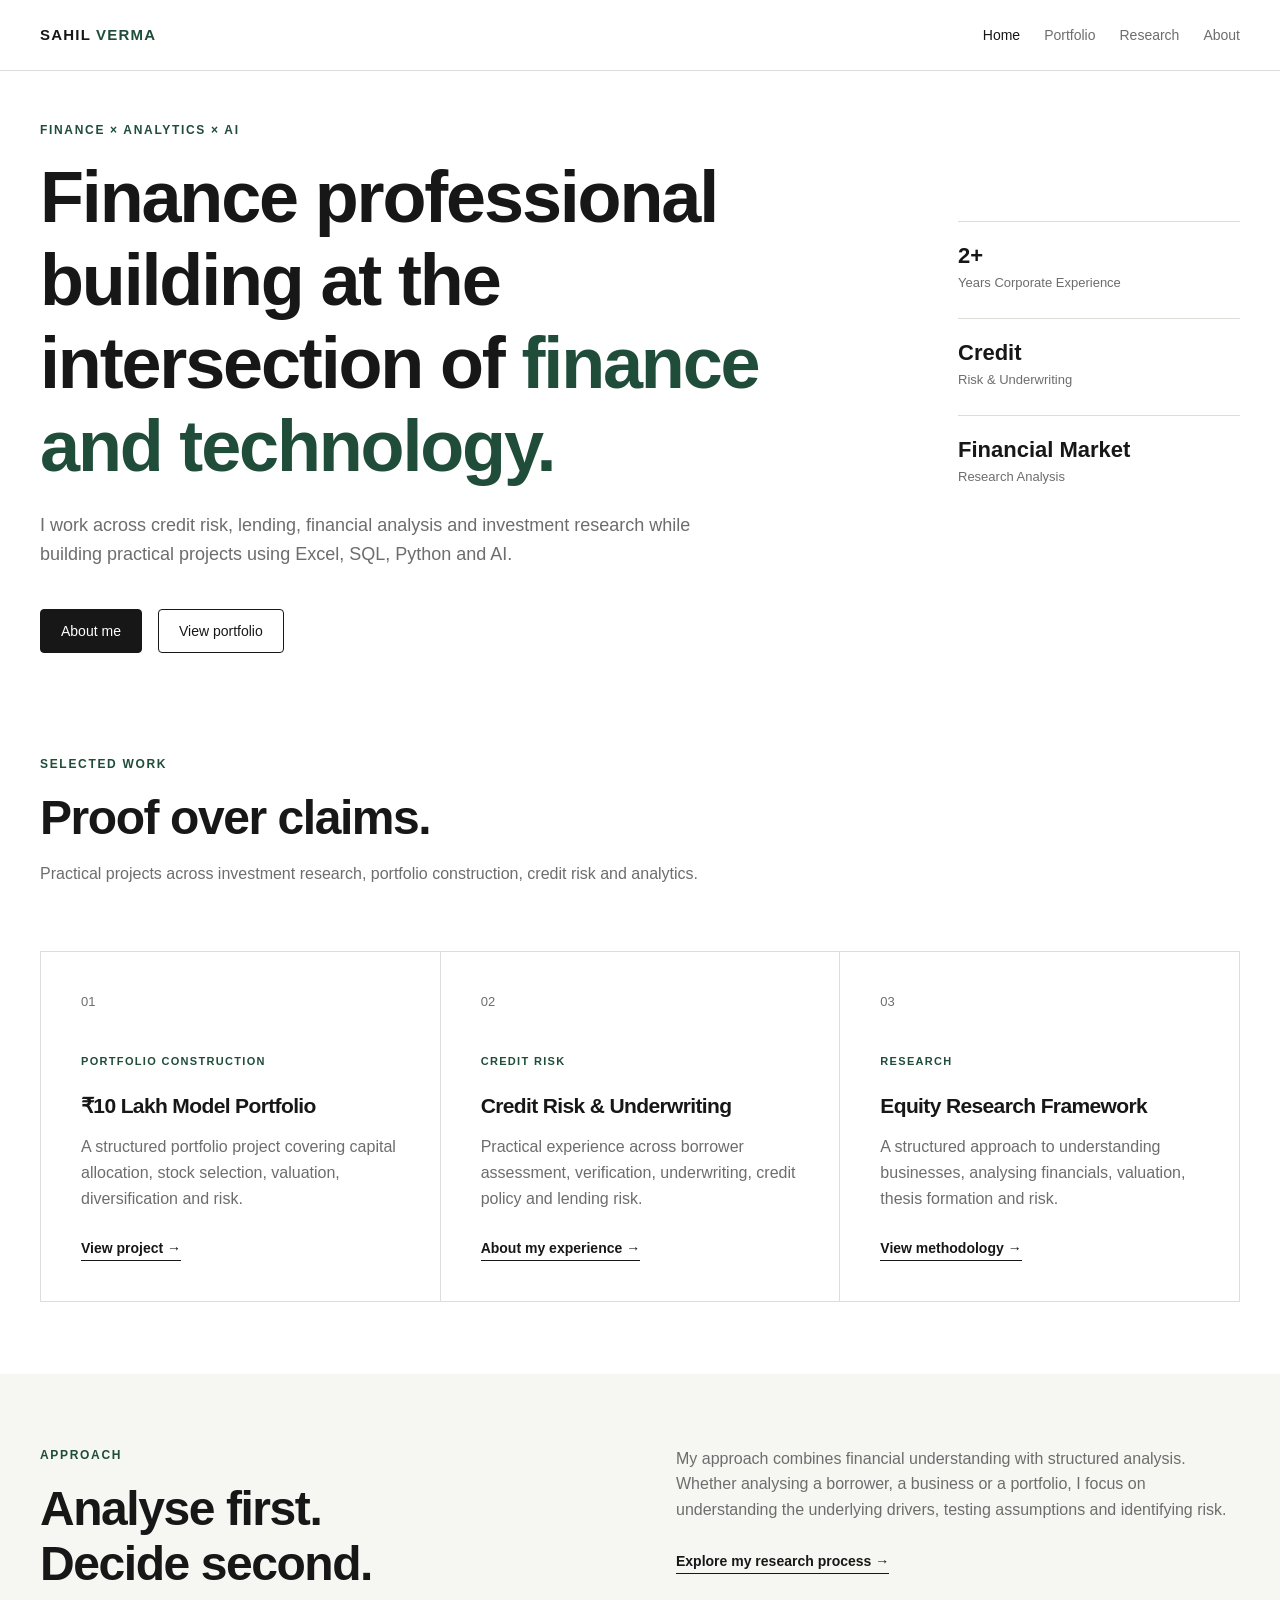
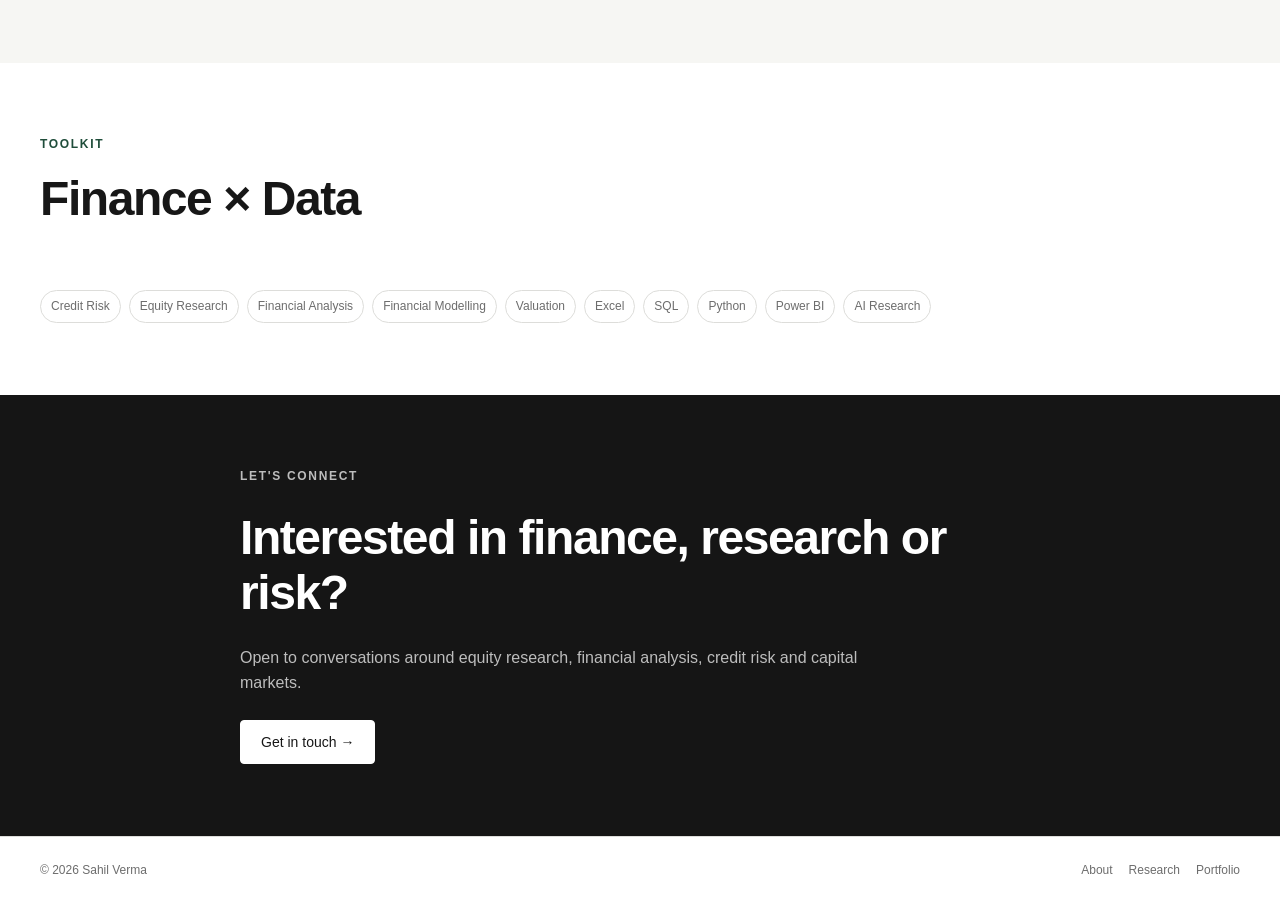
<file: index.html>
<!doctype html>
<html lang="en">
  <head>
    <meta charset="UTF-8" />
    <meta name="viewport" content="width=device-width, initial-scale=1.0" />

    <title>Sahil Verma | Finance × Analytics × AI</title>

    <meta
      name="description"
      content="Sahil Verma — Finance professional focused on credit risk, financial analysis, equity research and data-driven problem solving."
    />

    <link rel="stylesheet" href="assets/css/style.css" />
  </head>

  <body>
    <!-- ==================== HEADER ==================== -->
    <header class="site-header">
      <div class="container nav">
        <a href="index.html" class="logo"> SAHIL <span>VERMA</span> </a>

        <button class="nav-toggle" aria-label="Toggle navigation">
          <span></span>
          <span></span>
          <span></span>
        </button>

        <nav class="nav-menu">
          <a href="index.html" class="active">Home</a>
          <a href="model-portfolio.html">Portfolio</a>
          <a href="research.html">Research</a>
          <a href="about.html">About</a>
        </nav>
      </div>
    </header>

    <main>
      <!-- ==================== HERO ==================== -->
      <section class="hero">
        <div class="container hero-grid">
          <div class="hero-content">
            <p class="eyebrow">FINANCE × ANALYTICS × AI</p>

            <h1>
              Finance professional building at the intersection of
              <span>finance and technology.</span>
            </h1>

            <p class="hero-text">
              I work across credit risk, lending, financial analysis and
              investment research while building practical projects using Excel,
              SQL, Python and AI.
            </p>

            <div class="hero-actions">
              <a href="about.html" class="button button-primary"> About me </a>

              <a href="model-portfolio.html" class="button button-secondary">
                View portfolio
              </a>
            </div>
          </div>

          <div class="hero-meta">
            <div class="stat">
              <strong>2+</strong>
              <span>Years Corporate Experience</span>
            </div>

            <div class="stat">
              <strong>Credit</strong>
              <span>Risk & Underwriting</span>
            </div>

            <div class="stat">
              <strong>Financial Market</strong>
              <span>Research Analysis</span>
            </div>
          </div>
        </div>
      </section>

      <!-- ==================== SELECTED WORK ==================== -->
      <section class="section">
        <div class="container">
          <div class="section-heading">
            <p class="eyebrow">SELECTED WORK</p>
            <h2>Proof over claims.</h2>
            <p>
              Practical projects across investment research, portfolio
              construction, credit risk and analytics.
            </p>
          </div>

          <div class="card-grid card-grid--3">
            <article class="card">
              <span class="card-number">01</span>

              <p class="card-label">PORTFOLIO CONSTRUCTION</p>

              <h3>₹10 Lakh Model Portfolio</h3>

              <p>
                A structured portfolio project covering capital allocation,
                stock selection, valuation, diversification and risk.
              </p>

              <a href="model_portfolio.html" class="text-link">
                View project →
              </a>
            </article>

            <article class="card">
              <span class="card-number">02</span>

              <p class="card-label">CREDIT RISK</p>

              <h3>Credit Risk & Underwriting</h3>

              <p>
                Practical experience across borrower assessment, verification,
                underwriting, credit policy and lending risk.
              </p>

              <a href="about.html" class="text-link"> About my experience → </a>
            </article>

            <article class="card">
              <span class="card-number">03</span>

              <p class="card-label">RESEARCH</p>

              <h3>Equity Research Framework</h3>

              <p>
                A structured approach to understanding businesses, analysing
                financials, valuation, thesis formation and risk.
              </p>

              <a href="research.html" class="text-link"> View methodology → </a>
            </article>
          </div>
        </div>
      </section>

      <!-- ==================== APPROACH ==================== -->
      <section class="section section-muted">
        <div class="container split">
          <div>
            <p class="eyebrow">APPROACH</p>
            <h2>Analyse first.<br />Decide second.</h2>
          </div>

          <div>
            <p>
              My approach combines financial understanding with structured
              analysis. Whether analysing a borrower, a business or a portfolio,
              I focus on understanding the underlying drivers, testing
              assumptions and identifying risk.
            </p>
            <br />
            <a href="research.html" class="text-link">
              Explore my research process →
            </a>
          </div>
        </div>
      </section>

      <!-- ==================== TOOLKIT ==================== -->
      <section class="section">
        <div class="container">
          <div class="section-heading">
            <p class="eyebrow">TOOLKIT</p>
            <h2>Finance × Data</h2>
          </div>

          <div class="tags">
            <span>Credit Risk</span>
            <span>Equity Research</span>
            <span>Financial Analysis</span>
            <span>Financial Modelling</span>
            <span>Valuation</span>
            <span>Excel</span>
            <span>SQL</span>
            <span>Python</span>
            <span>Power BI</span>
            <span>AI Research</span>
          </div>
        </div>
      </section>

      <!-- ==================== CONTACT CTA ==================== -->
      <section class="section section-dark">
        <div class="container cta">
          <p class="eyebrow">LET'S CONNECT</p>

          <h2>Interested in finance, research or risk?</h2>

          <p>
            Open to conversations around equity research, financial analysis,
            credit risk and capital markets.
          </p>

          <a href="about.html#contact" class="button button-light">
            Get in touch →
          </a>
        </div>
      </section>
    </main>

    <!-- ==================== FOOTER ==================== -->
    <footer class="site-footer">
      <div class="container footer-content">
        <p>© <span id="year"></span> Sahil Verma</p>

        <div>
          <a href="about.html">About</a>
          <a href="research.html">Research</a>
          <a href="model_portfolio.html">Portfolio</a>
        </div>
      </div>
    </footer>

    <script src="js/main.js"></script>
  </body>
</html>
</file>
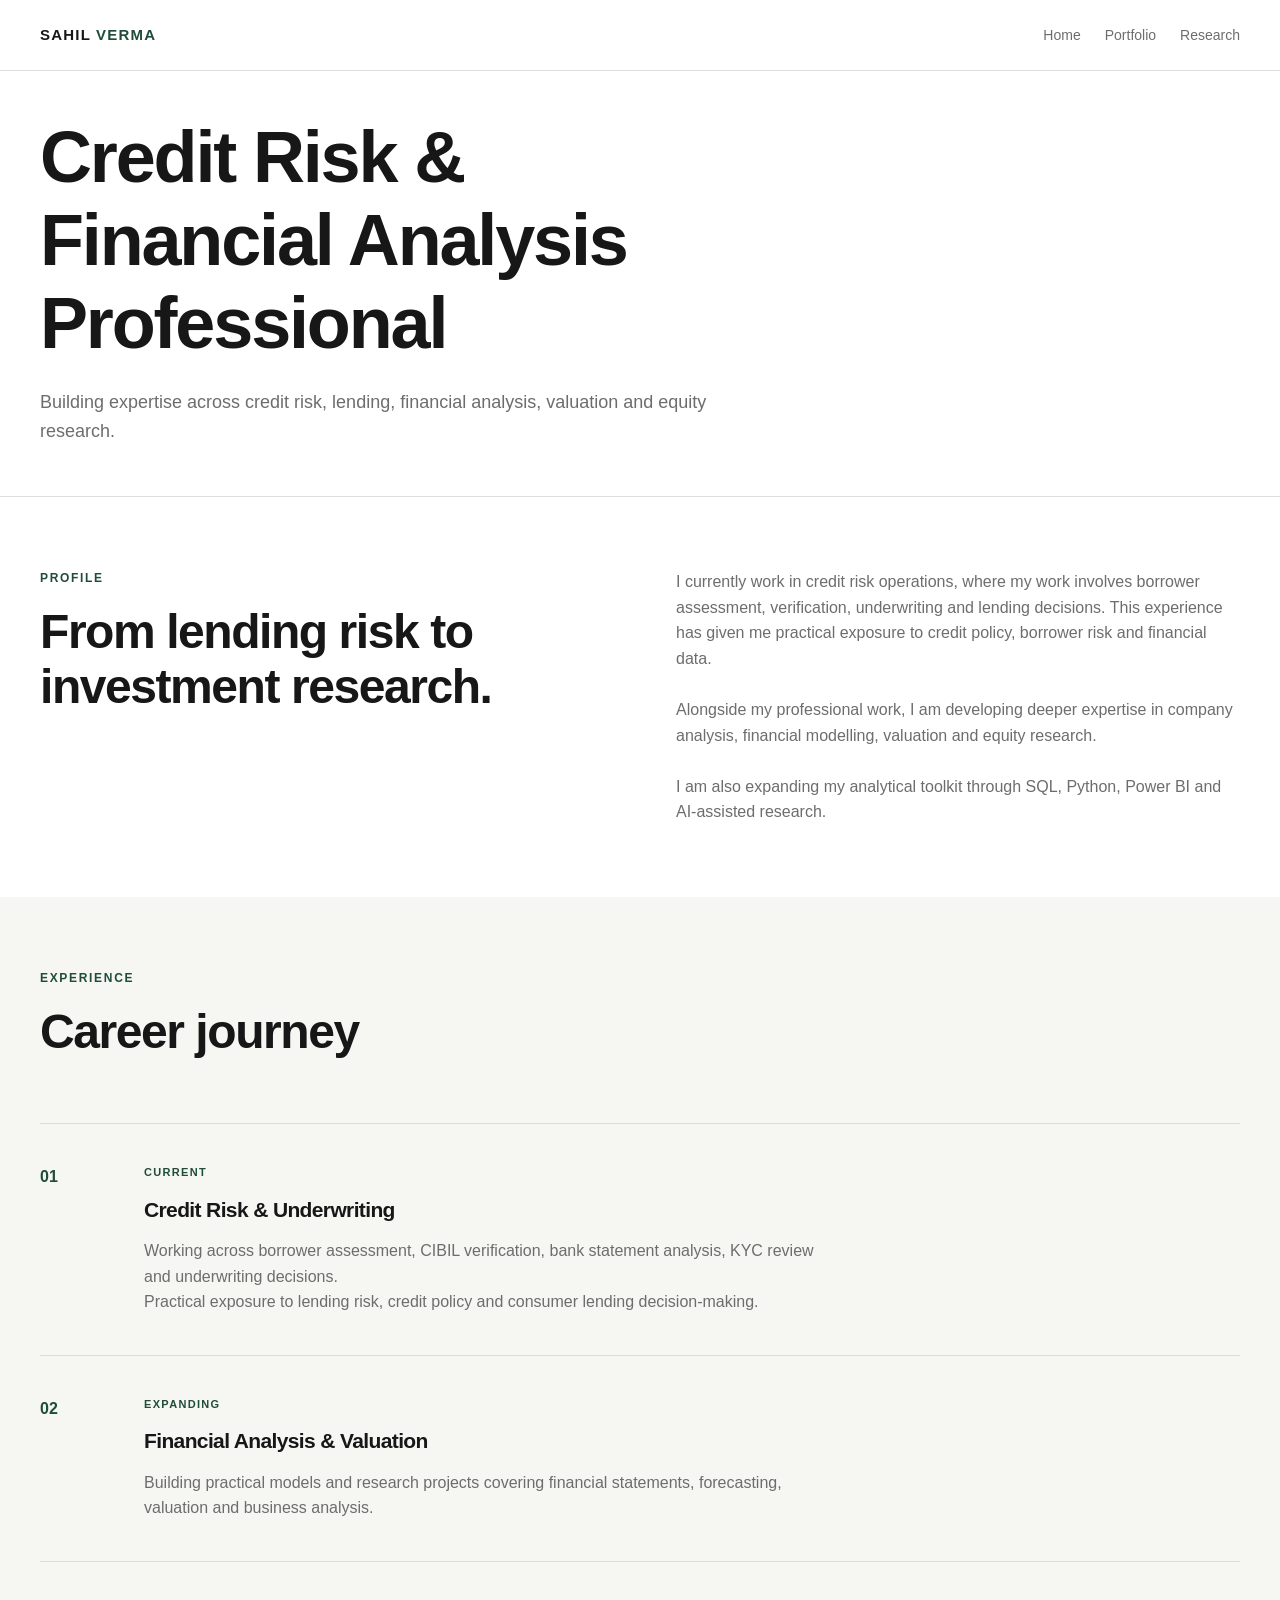
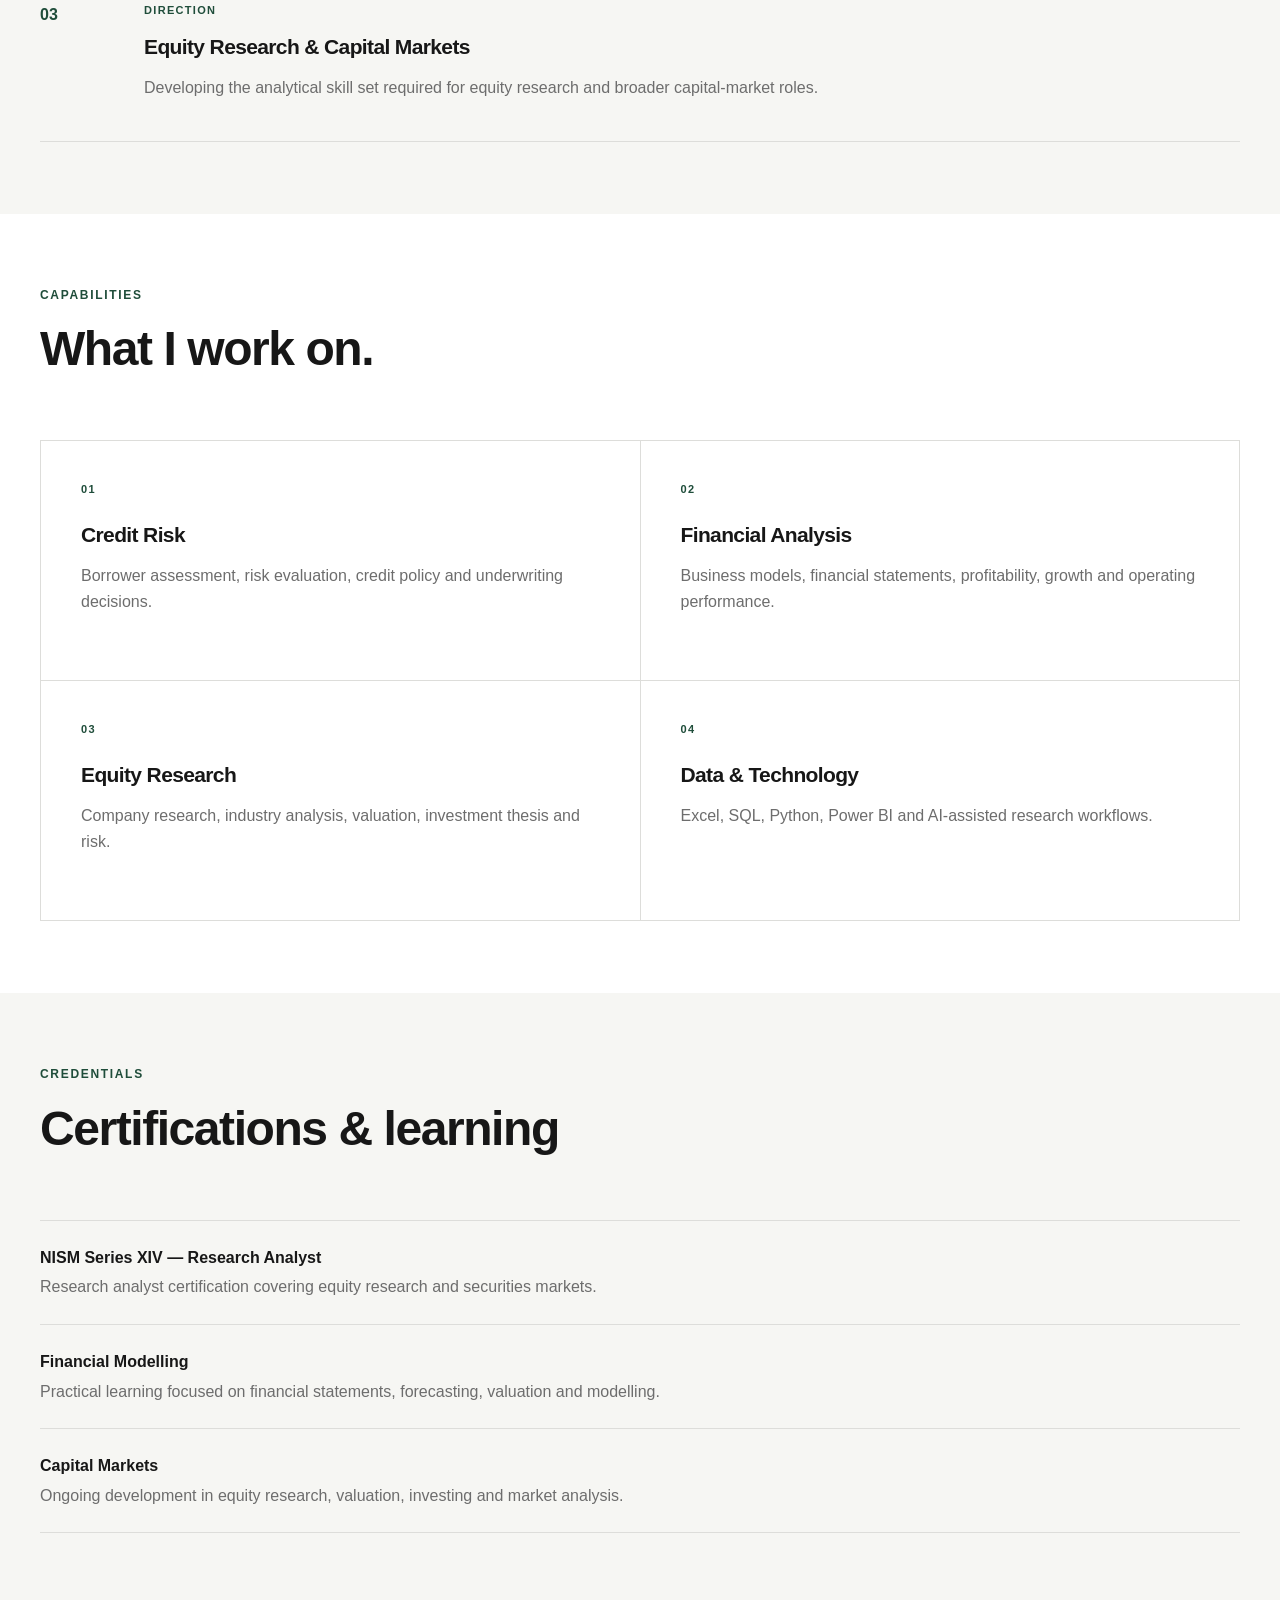
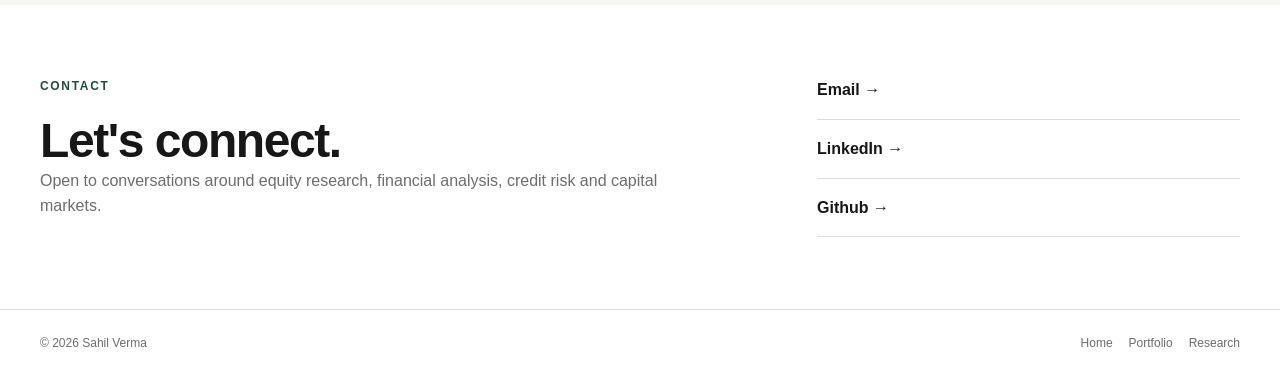
<file: about.html>
<!doctype html>
<html lang="en">
  <head>
    <meta charset="UTF-8" />
    <meta name="viewport" content="width=device-width, initial-scale=1.0" />

    <title>About | Sahil Verma</title>

    <meta
      name="description"
      content="Professional profile, experience, skills and contact information for Sahil Verma."
    />

    <link rel="stylesheet" href="assets/css/style.css" />
  </head>

  <body>
    <!-- ==================== HEADER ==================== -->
    <header class="site-header">
      <div class="container nav">
        <a href="index.html" class="logo">SAHIL <span>VERMA</span> </a>

        <button class="nav-toggle" aria-label="Toggle navigation">
          <span></span>
          <span></span>
          <span></span>
        </button>

        <nav class="nav-menu">
          <a href="index.html">Home</a>
          <a href="model-portfolio.html">Portfolio</a>
          <a href="research.html">Research</a>
        </nav>
      </div>
    </header>

    <main>
      <!-- ==================== PAGE INTRO ==================== -->
      <section class="page-intro">
        <div class="container">
          <h1>
            Credit Risk &<br />
            Financial Analysis Professional
          </h1>

          <p>
            Building expertise across credit risk, lending, financial analysis,
            valuation and equity research.
          </p>
        </div>
      </section>

      <!-- ==================== PROFILE ==================== -->
      <section class="section">
        <div class="container split">
          <div>
            <p class="eyebrow">PROFILE</p>
            <h2>From lending risk to investment research.</h2>
          </div>

          <div>
            <p>
              I currently work in credit risk operations, where my work involves
              borrower assessment, verification, underwriting and lending
              decisions. This experience has given me practical exposure to
              credit policy, borrower risk and financial data.
            </p>
            <br />
            <p>
              Alongside my professional work, I am developing deeper expertise
              in company analysis, financial modelling, valuation and equity
              research.
            </p>
            <br />
            <p>
              I am also expanding my analytical toolkit through SQL, Python,
              Power BI and AI-assisted research.
            </p>
          </div>
        </div>
      </section>

      <!-- ==================== EXPERIENCE ==================== -->
      <section class="section section-muted">
        <div class="container">
          <div class="section-heading">
            <p class="eyebrow">EXPERIENCE</p>
            <h2>Career journey</h2>
          </div>

          <div class="timeline">
            <article class="timeline-item">
              <div class="timeline-number">01</div>

              <div>
                <p class="card-label">CURRENT</p>

                <h3>Credit Risk & Underwriting</h3>

                <p>
                  Working across borrower assessment, CIBIL verification, bank
                  statement analysis, KYC review and underwriting decisions.
                </p>

                <p>
                  Practical exposure to lending risk, credit policy and consumer
                  lending decision-making.
                </p>
              </div>
            </article>

            <article class="timeline-item">
              <div class="timeline-number">02</div>

              <div>
                <p class="card-label">EXPANDING</p>

                <h3>Financial Analysis & Valuation</h3>

                <p>
                  Building practical models and research projects covering
                  financial statements, forecasting, valuation and business
                  analysis.
                </p>
              </div>
            </article>

            <article class="timeline-item">
              <div class="timeline-number">03</div>

              <div>
                <p class="card-label">DIRECTION</p>

                <h3>Equity Research & Capital Markets</h3>

                <p>
                  Developing the analytical skill set required for equity
                  research and broader capital-market roles.
                </p>
              </div>
            </article>
          </div>
        </div>
      </section>

      <!-- ==================== CAPABILITIES ==================== -->
      <section class="section">
        <div class="container">
          <div class="section-heading">
            <p class="eyebrow">CAPABILITIES</p>
            <h2>What I work on.</h2>
          </div>

          <div class="card-grid">
            <article class="card">
              <p class="card-label">01</p>
              <h3>Credit Risk</h3>
              <p>
                Borrower assessment, risk evaluation, credit policy and
                underwriting decisions.
              </p>
            </article>

            <article class="card">
              <p class="card-label">02</p>
              <h3>Financial Analysis</h3>
              <p>
                Business models, financial statements, profitability, growth and
                operating performance.
              </p>
            </article>

            <article class="card">
              <p class="card-label">03</p>
              <h3>Equity Research</h3>
              <p>
                Company research, industry analysis, valuation, investment
                thesis and risk.
              </p>
            </article>

            <article class="card">
              <p class="card-label">04</p>
              <h3>Data & Technology</h3>
              <p>
                Excel, SQL, Python, Power BI and AI-assisted research workflows.
              </p>
            </article>
          </div>
        </div>
      </section>

      <!-- ==================== CREDENTIALS ==================== -->
      <section class="section section-muted">
        <div class="container">
          <div class="section-heading">
            <p class="eyebrow">CREDENTIALS</p>
            <h2>Certifications & learning</h2>
          </div>

          <div class="simple-list">
            <div>
              <strong>NISM Series XIV — Research Analyst</strong>
              <span>
                Research analyst certification covering equity research and
                securities markets.
              </span>
            </div>

            <div>
              <strong>Financial Modelling</strong>
              <span>
                Practical learning focused on financial statements, forecasting,
                valuation and modelling.
              </span>
            </div>

            <div>
              <strong>Capital Markets</strong>
              <span>
                Ongoing development in equity research, valuation, investing and
                market analysis.
              </span>
            </div>
          </div>
        </div>
      </section>

      <!-- ==================== CONTACT ==================== -->
      <section class="section" id="contact">
        <div class="container contact-box">
          <div>
            <p class="eyebrow">CONTACT</p>

            <h2>Let's connect.</h2>

            <p>
              Open to conversations around equity research, financial analysis,
              credit risk and capital markets.
            </p>
          </div>

          <div class="contact-links">
            <a href="mailto:sahilvermak10@gmail.com"> Email → </a>

            <a href="#" target="_blank" rel="noopener"> LinkedIn → </a>

            <a href="#" target="_blank" rel="noopener"> Github → </a>
          </div>
        </div>
      </section>
    </main>

    <!-- ==================== FOOTER ==================== -->
    <footer class="site-footer">
      <div class="container footer-content">
        <p>© <span id="year"></span> Sahil Verma</p>

        <div>
          <a href="index.html">Home</a>
          <a href="model_portfolio.html">Portfolio</a>
          <a href="research.html">Research</a>
        </div>
      </div>
    </footer>

    <script src="js/main.js"></script>
  </body>
</html>
</file>
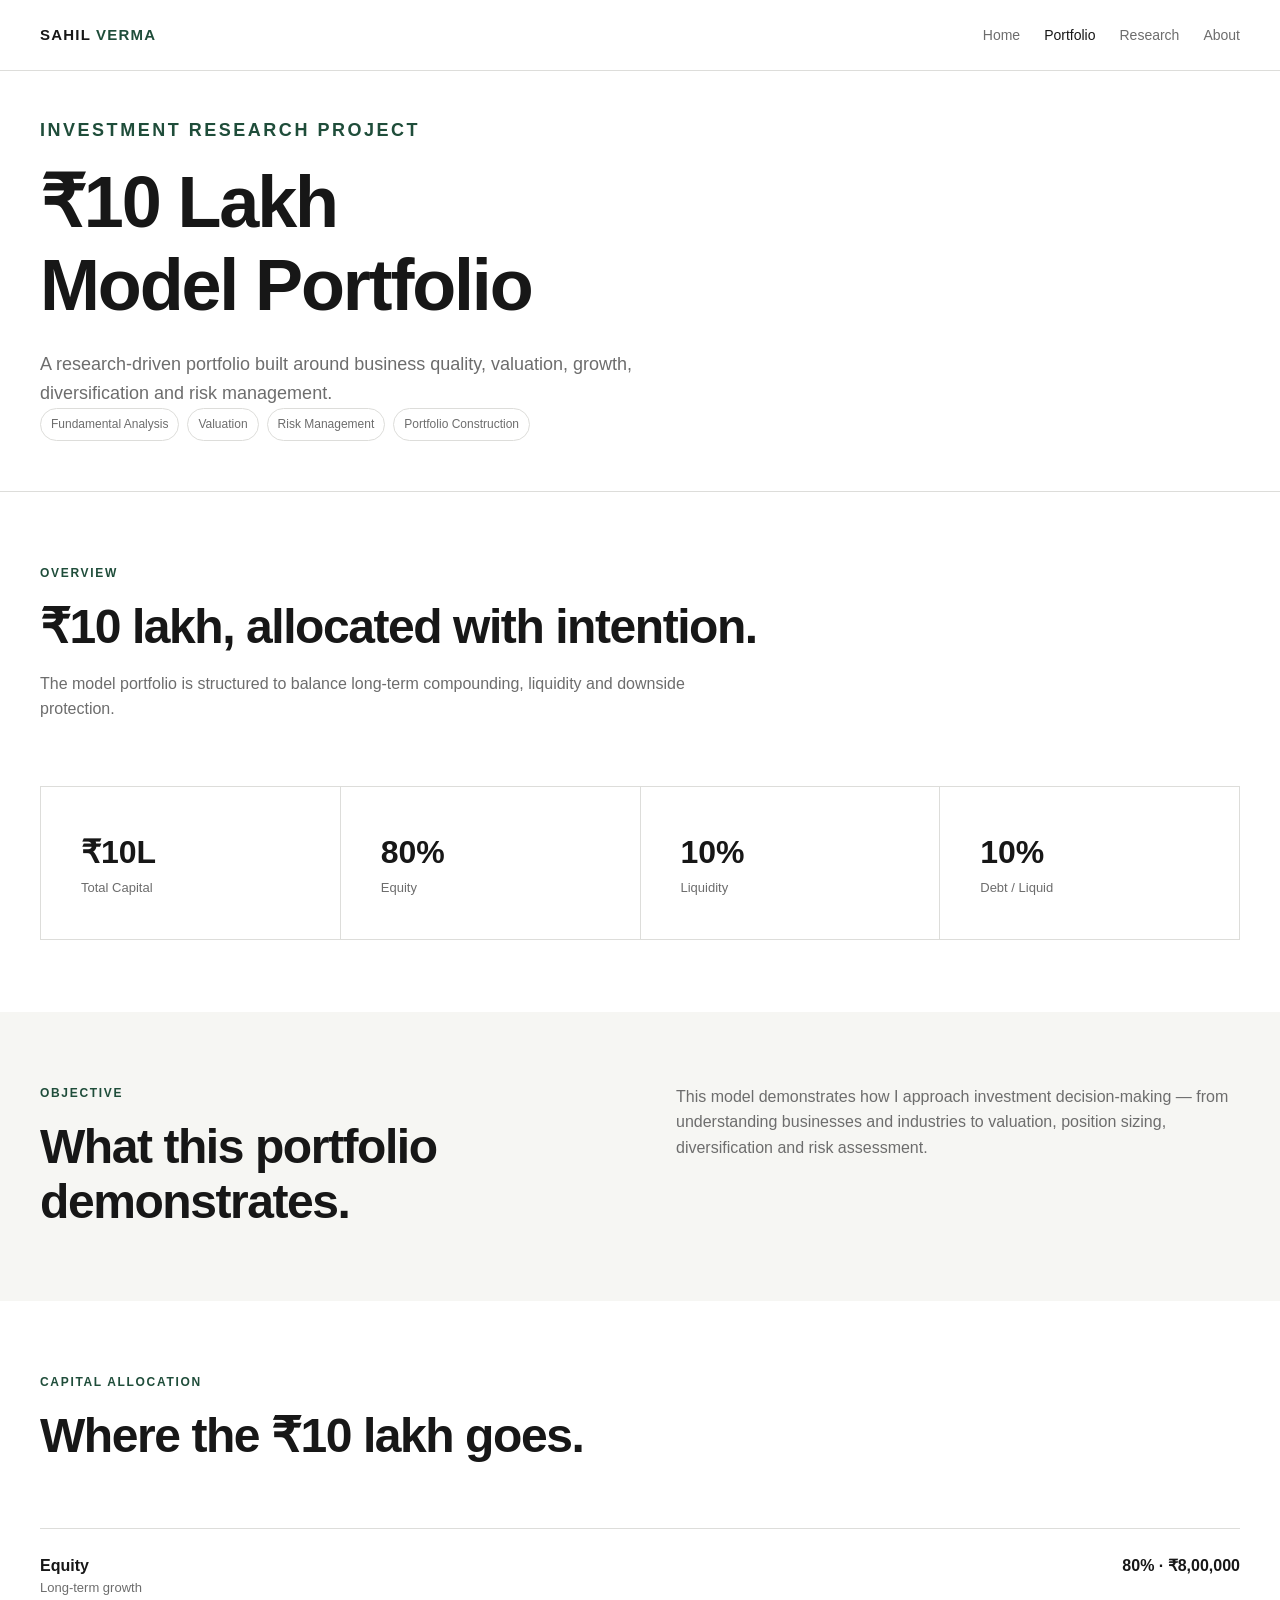
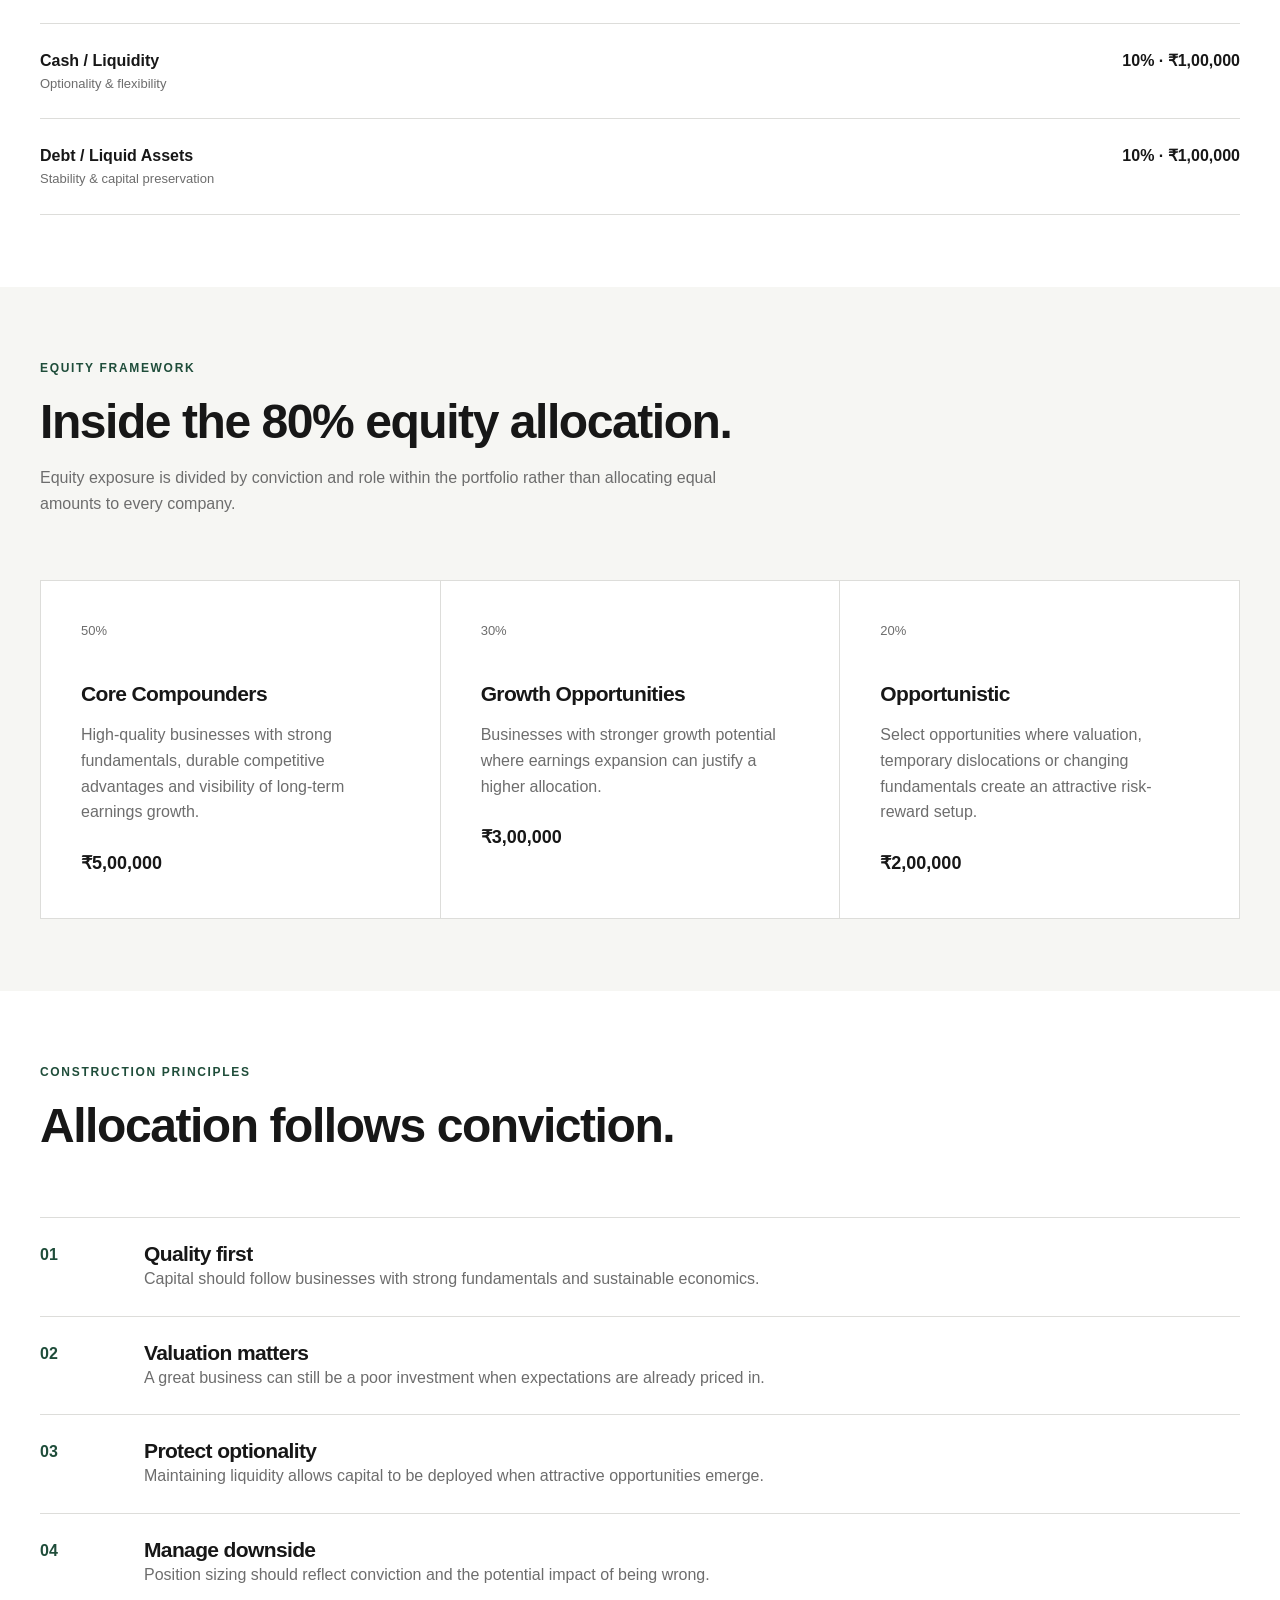
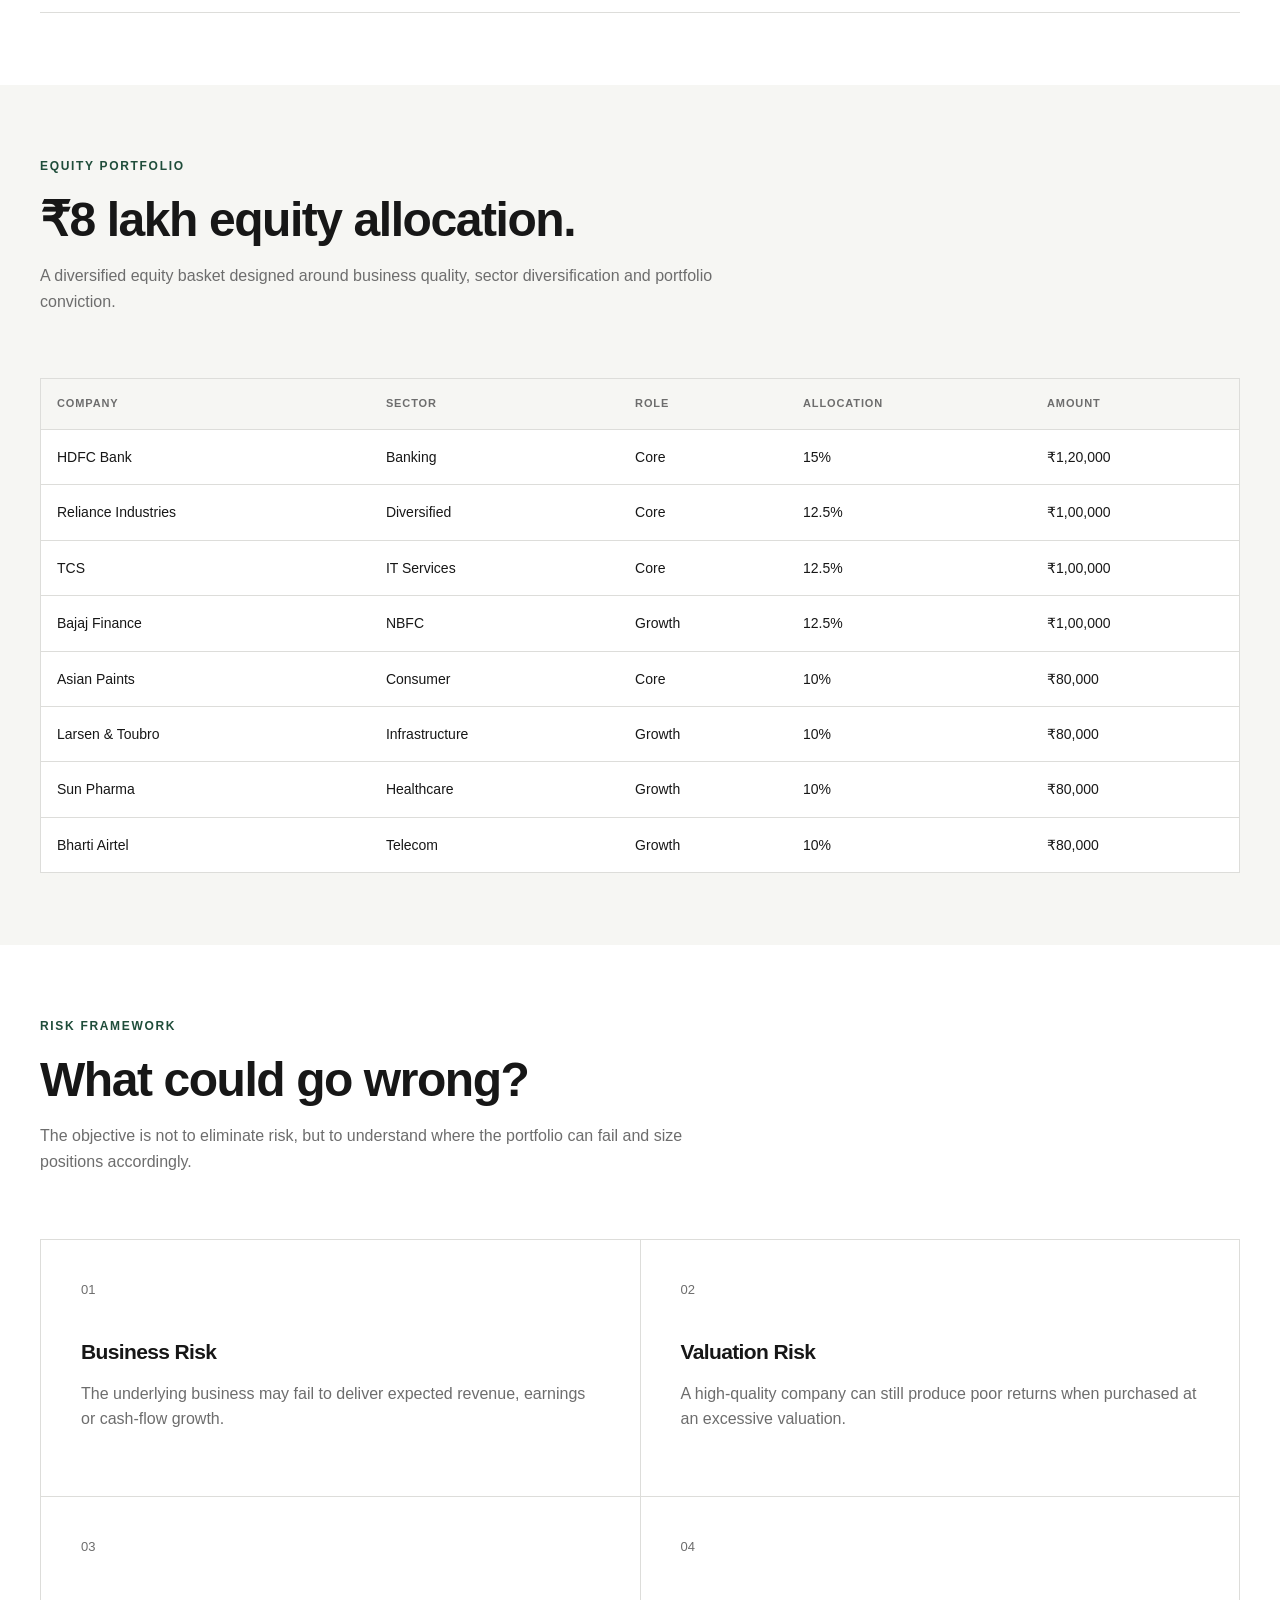
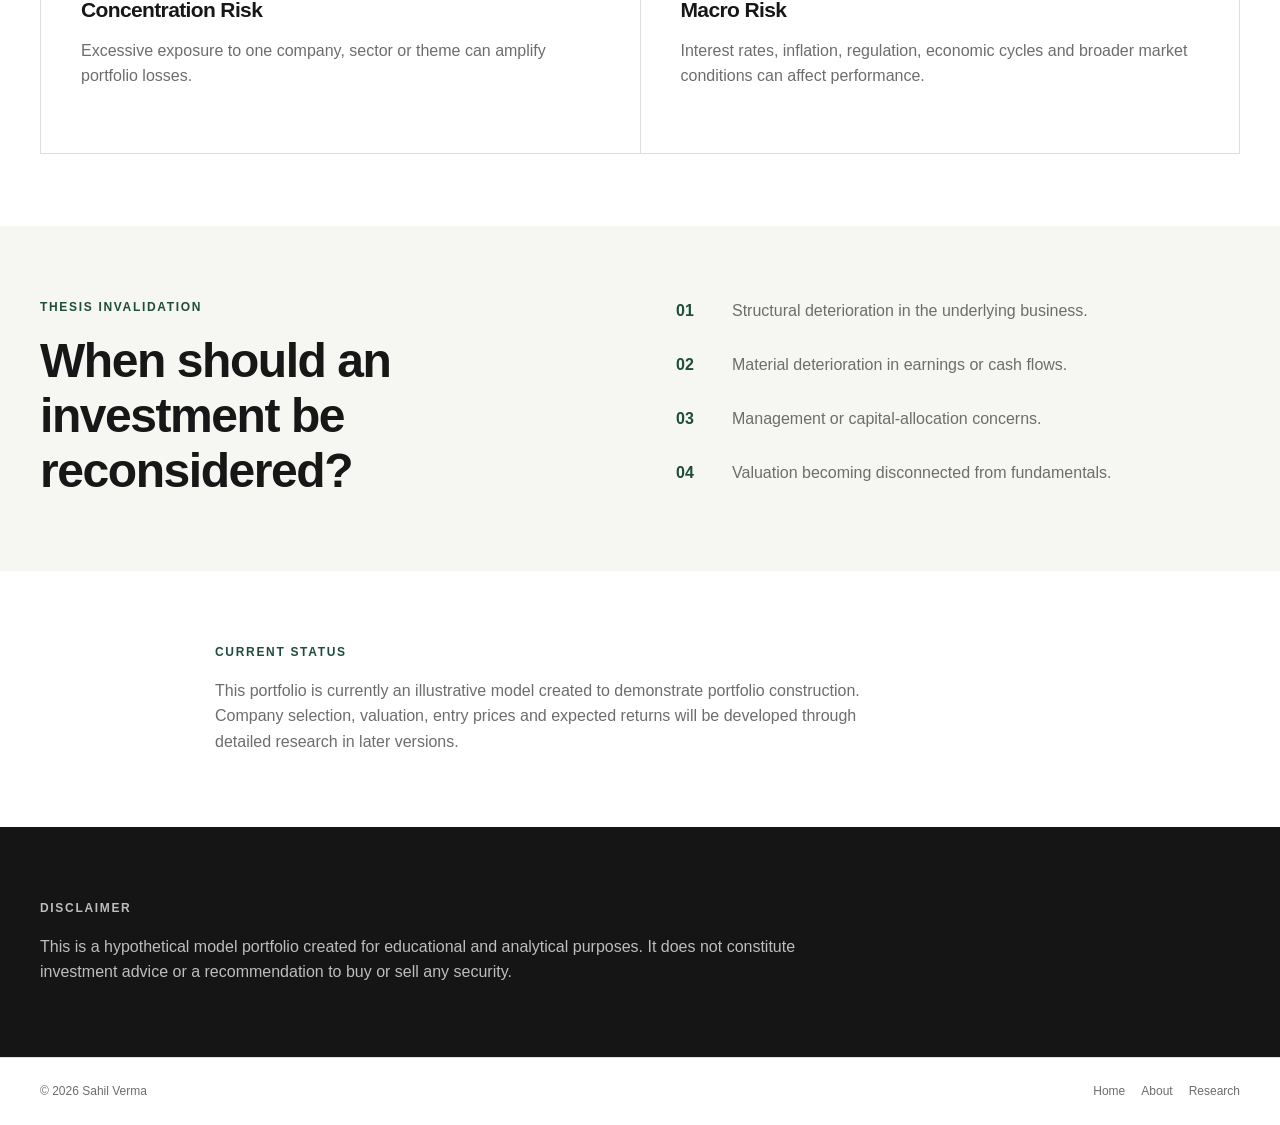
<file: model-portfolio.html>
<!doctype html>
<html lang="en">
  <head>
    <meta charset="UTF-8" />
    <meta name="viewport" content="width=device-width, initial-scale=1.0" />

    <title>₹10 Lakh Model Portfolio | Sahil Verma</title>

    <meta
      name="description"
      content="A research-driven ₹10 lakh model portfolio covering allocation, stock selection, valuation and risk management."
    />

    <link rel="stylesheet" href="assets/css/style.css" />
  </head>

  <body>
    <!-- ==================== HEADER ==================== -->
    <header class="site-header">
      <div class="container nav">
        <a href="index.html" class="logo">SAHIL <span>VERMA</span> </a>

        <button class="nav-toggle" aria-label="Toggle navigation">
          <span></span>
          <span></span>
          <span></span>
        </button>

        <nav class="nav-menu">
          <a href="index.html">Home</a>
          <a href="model-portfolio.html" class="active">Portfolio</a>
          <a href="research.html">Research</a>
          <a href="about.html">About</a>
        </nav>
      </div>
    </header>

    <main>
      <!-- ==================== PAGE INTRO ==================== -->
      <section class="page-intro">
        <div class="container">
          <p class="eyebrow">INVESTMENT RESEARCH PROJECT</p>

          <h1>₹10 Lakh<br />Model Portfolio</h1>

          <p>
            A research-driven portfolio built around business quality,
            valuation, growth, diversification and risk management.
          </p>

          <div class="tags">
            <span>Fundamental Analysis</span>
            <span>Valuation</span>
            <span>Risk Management</span>
            <span>Portfolio Construction</span>
          </div>
        </div>
      </section>

      <!-- ==================== PORTFOLIO OVERVIEW ==================== -->
      <section class="section">
        <div class="container">
          <div class="section-heading">
            <p class="eyebrow">OVERVIEW</p>
            <h2>₹10 lakh, allocated with intention.</h2>
            <p>
              The model portfolio is structured to balance long-term
              compounding, liquidity and downside protection.
            </p>
          </div>

          <div class="metric-grid">
            <div class="metric">
              <strong>₹10L</strong>
              <span>Total Capital</span>
            </div>

            <div class="metric">
              <strong>80%</strong>
              <span>Equity</span>
            </div>

            <div class="metric">
              <strong>10%</strong>
              <span>Liquidity</span>
            </div>

            <div class="metric">
              <strong>10%</strong>
              <span>Debt / Liquid</span>
            </div>
          </div>
        </div>
      </section>

      <!-- ==================== OBJECTIVE ==================== -->
      <section class="section section-muted">
        <div class="container split">
          <div>
            <p class="eyebrow">OBJECTIVE</p>
            <h2>What this portfolio demonstrates.</h2>
          </div>

          <div>
            <p>
              This model demonstrates how I approach investment decision-making
              — from understanding businesses and industries to valuation,
              position sizing, diversification and risk assessment.
            </p>
          </div>
        </div>
      </section>

      <!-- ==================== CAPITAL ALLOCATION ==================== -->
      <section class="section">
        <div class="container">
          <div class="section-heading">
            <p class="eyebrow">CAPITAL ALLOCATION</p>
            <h2>Where the ₹10 lakh goes.</h2>
          </div>

          <div class="allocation-list">
            <div class="allocation-row">
              <div>
                <strong>Equity</strong>
                <span>Long-term growth</span>
              </div>

              <strong>80% · ₹8,00,000</strong>
            </div>

            <div class="allocation-row">
              <div>
                <strong>Cash / Liquidity</strong>
                <span>Optionality & flexibility</span>
              </div>

              <strong>10% · ₹1,00,000</strong>
            </div>

            <div class="allocation-row">
              <div>
                <strong>Debt / Liquid Assets</strong>
                <span>Stability & capital preservation</span>
              </div>

              <strong>10% · ₹1,00,000</strong>
            </div>
          </div>
        </div>
      </section>

      <!-- ==================== EQUITY FRAMEWORK ==================== -->
      <section class="section section-muted">
        <div class="container">
          <div class="section-heading">
            <p class="eyebrow">EQUITY FRAMEWORK</p>
            <h2>Inside the 80% equity allocation.</h2>

            <p>
              Equity exposure is divided by conviction and role within the
              portfolio rather than allocating equal amounts to every company.
            </p>
          </div>

          <div class="card-grid card-grid--3">
            <article class="card">
              <span class="card-number">50%</span>

              <h3>Core Compounders</h3>

              <p>
                High-quality businesses with strong fundamentals, durable
                competitive advantages and visibility of long-term earnings
                growth.
              </p>

              <strong>₹5,00,000</strong>
            </article>

            <article class="card">
              <span class="card-number">30%</span>

              <h3>Growth Opportunities</h3>

              <p>
                Businesses with stronger growth potential where earnings
                expansion can justify a higher allocation.
              </p>

              <strong>₹3,00,000</strong>
            </article>

            <article class="card">
              <span class="card-number">20%</span>

              <h3>Opportunistic</h3>

              <p>
                Select opportunities where valuation, temporary dislocations or
                changing fundamentals create an attractive risk-reward setup.
              </p>

              <strong>₹2,00,000</strong>
            </article>
          </div>
        </div>
      </section>

      <!-- ==================== CONSTRUCTION PRINCIPLES ==================== -->
      <section class="section">
        <div class="container">
          <div class="section-heading">
            <p class="eyebrow">CONSTRUCTION PRINCIPLES</p>
            <h2>Allocation follows conviction.</h2>
          </div>

          <div class="principle-list">
            <div>
              <span>01</span>
              <div>
                <h3>Quality first</h3>
                <p>
                  Capital should follow businesses with strong fundamentals and
                  sustainable economics.
                </p>
              </div>
            </div>

            <div>
              <span>02</span>
              <div>
                <h3>Valuation matters</h3>
                <p>
                  A great business can still be a poor investment when
                  expectations are already priced in.
                </p>
              </div>
            </div>

            <div>
              <span>03</span>
              <div>
                <h3>Protect optionality</h3>
                <p>
                  Maintaining liquidity allows capital to be deployed when
                  attractive opportunities emerge.
                </p>
              </div>
            </div>

            <div>
              <span>04</span>
              <div>
                <h3>Manage downside</h3>
                <p>
                  Position sizing should reflect conviction and the potential
                  impact of being wrong.
                </p>
              </div>
            </div>
          </div>
        </div>
      </section>

      <!-- ==================== EQUITY PORTFOLIO ==================== -->
      <section class="section section-muted">
        <div class="container">
          <div class="section-heading">
            <p class="eyebrow">EQUITY PORTFOLIO</p>
            <h2>₹8 lakh equity allocation.</h2>

            <p>
              A diversified equity basket designed around business quality,
              sector diversification and portfolio conviction.
            </p>
          </div>

          <div class="table-wrapper">
            <table>
              <thead>
                <tr>
                  <th>Company</th>
                  <th>Sector</th>
                  <th>Role</th>
                  <th>Allocation</th>
                  <th>Amount</th>
                </tr>
              </thead>

              <tbody>
                <tr>
                  <td>HDFC Bank</td>
                  <td>Banking</td>
                  <td>Core</td>
                  <td>15%</td>
                  <td>₹1,20,000</td>
                </tr>

                <tr>
                  <td>Reliance Industries</td>
                  <td>Diversified</td>
                  <td>Core</td>
                  <td>12.5%</td>
                  <td>₹1,00,000</td>
                </tr>

                <tr>
                  <td>TCS</td>
                  <td>IT Services</td>
                  <td>Core</td>
                  <td>12.5%</td>
                  <td>₹1,00,000</td>
                </tr>

                <tr>
                  <td>Bajaj Finance</td>
                  <td>NBFC</td>
                  <td>Growth</td>
                  <td>12.5%</td>
                  <td>₹1,00,000</td>
                </tr>

                <tr>
                  <td>Asian Paints</td>
                  <td>Consumer</td>
                  <td>Core</td>
                  <td>10%</td>
                  <td>₹80,000</td>
                </tr>

                <tr>
                  <td>Larsen & Toubro</td>
                  <td>Infrastructure</td>
                  <td>Growth</td>
                  <td>10%</td>
                  <td>₹80,000</td>
                </tr>

                <tr>
                  <td>Sun Pharma</td>
                  <td>Healthcare</td>
                  <td>Growth</td>
                  <td>10%</td>
                  <td>₹80,000</td>
                </tr>

                <tr>
                  <td>Bharti Airtel</td>
                  <td>Telecom</td>
                  <td>Growth</td>
                  <td>10%</td>
                  <td>₹80,000</td>
                </tr>
              </tbody>
            </table>
          </div>
        </div>
      </section>

      <!-- ==================== RISK FRAMEWORK ==================== -->
      <section class="section">
        <div class="container">
          <div class="section-heading">
            <p class="eyebrow">RISK FRAMEWORK</p>
            <h2>What could go wrong?</h2>

            <p>
              The objective is not to eliminate risk, but to understand where
              the portfolio can fail and size positions accordingly.
            </p>
          </div>

          <div class="card-grid">
            <article class="card">
              <span class="card-number">01</span>
              <h3>Business Risk</h3>
              <p>
                The underlying business may fail to deliver expected revenue,
                earnings or cash-flow growth.
              </p>
            </article>

            <article class="card">
              <span class="card-number">02</span>
              <h3>Valuation Risk</h3>
              <p>
                A high-quality company can still produce poor returns when
                purchased at an excessive valuation.
              </p>
            </article>

            <article class="card">
              <span class="card-number">03</span>
              <h3>Concentration Risk</h3>
              <p>
                Excessive exposure to one company, sector or theme can amplify
                portfolio losses.
              </p>
            </article>

            <article class="card">
              <span class="card-number">04</span>
              <h3>Macro Risk</h3>
              <p>
                Interest rates, inflation, regulation, economic cycles and
                broader market conditions can affect performance.
              </p>
            </article>
          </div>
        </div>
      </section>

      <!-- ==================== THESIS INVALIDATION ==================== -->
      <section class="section section-muted">
        <div class="container split">
          <div>
            <p class="eyebrow">THESIS INVALIDATION</p>
            <h2>When should an investment be reconsidered?</h2>
          </div>

          <div class="number-list">
            <p>
              <span>01</span> Structural deterioration in the underlying
              business.
            </p>

            <p>
              <span>02</span> Material deterioration in earnings or cash flows.
            </p>

            <p><span>03</span> Management or capital-allocation concerns.</p>

            <p>
              <span>04</span> Valuation becoming disconnected from fundamentals.
            </p>
          </div>
        </div>
      </section>

      <!-- ==================== STATUS ==================== -->
      <section class="section">
        <div class="container note">
          <p class="eyebrow">CURRENT STATUS</p>

          <p>
            This portfolio is currently an illustrative model created to
            demonstrate portfolio construction. Company selection, valuation,
            entry prices and expected returns will be developed through detailed
            research in later versions.
          </p>
        </div>
      </section>

      <!-- ==================== DISCLAIMER ==================== -->
      <section class="section section-dark">
        <div class="container">
          <p class="eyebrow">DISCLAIMER</p>

          <p class="disclaimer">
            This is a hypothetical model portfolio created for educational and
            analytical purposes. It does not constitute investment advice or a
            recommendation to buy or sell any security.
          </p>
        </div>
      </section>
    </main>

    <!-- ==================== FOOTER ==================== -->
    <footer class="site-footer">
      <div class="container footer-content">
        <p>© <span id="year"></span> Sahil Verma</p>

        <div>
          <a href="index.html">Home</a>
          <a href="about.html">About</a>
          <a href="research.html">Research</a>
        </div>
      </div>
    </footer>

    <script src="js/main.js"></script>
  </body>
</html>
</file>
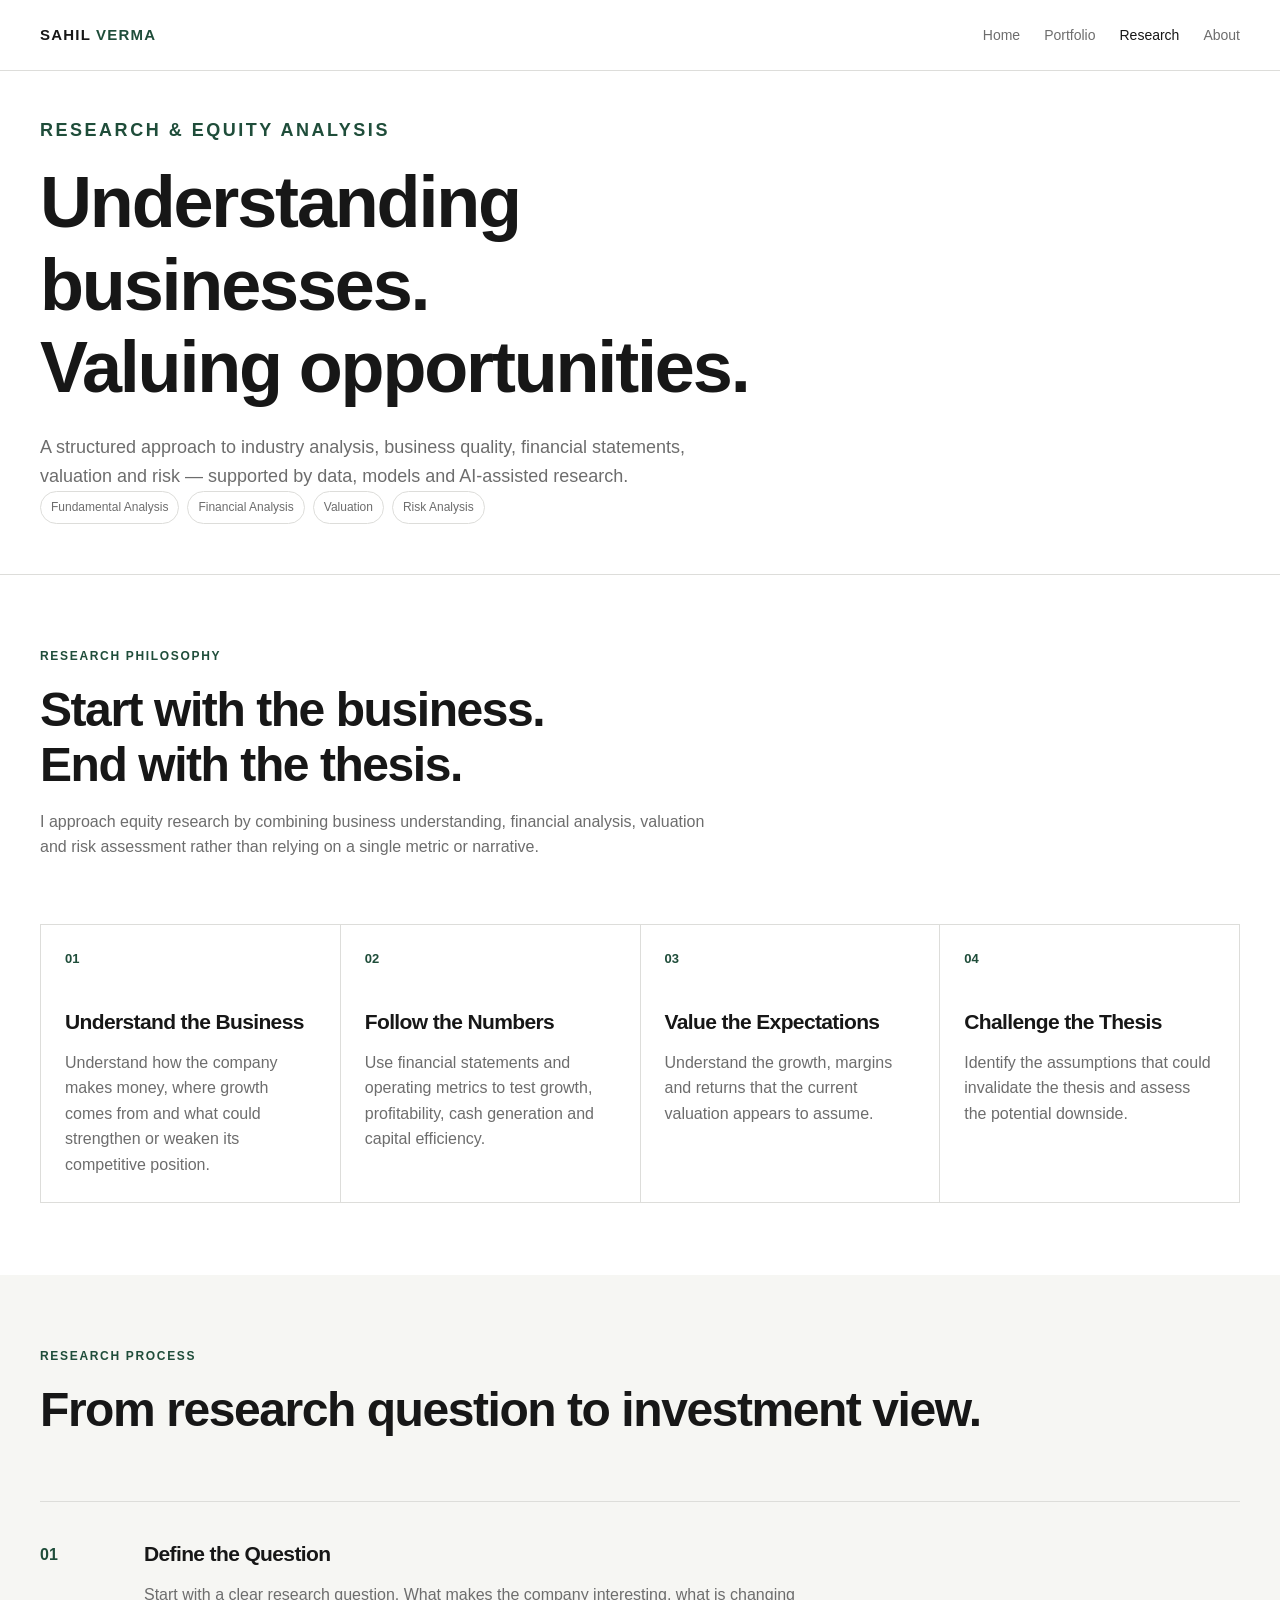
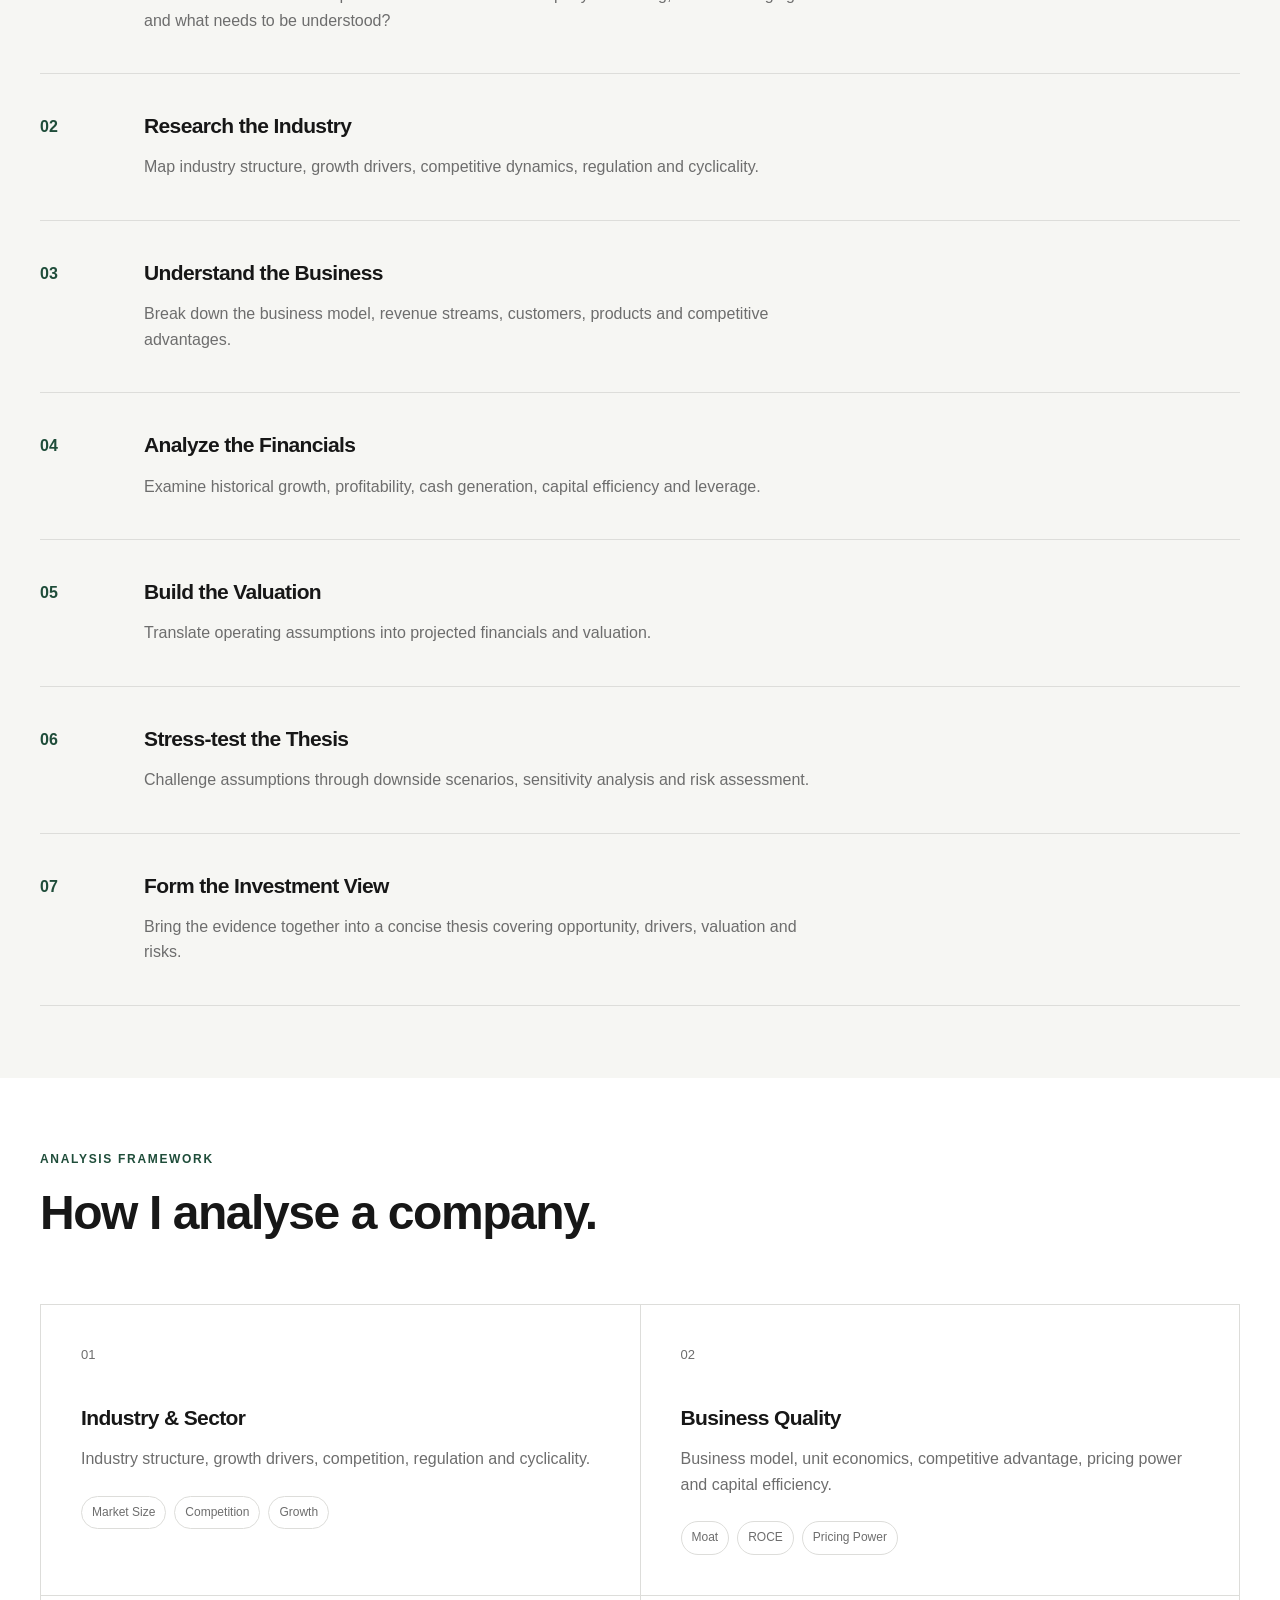
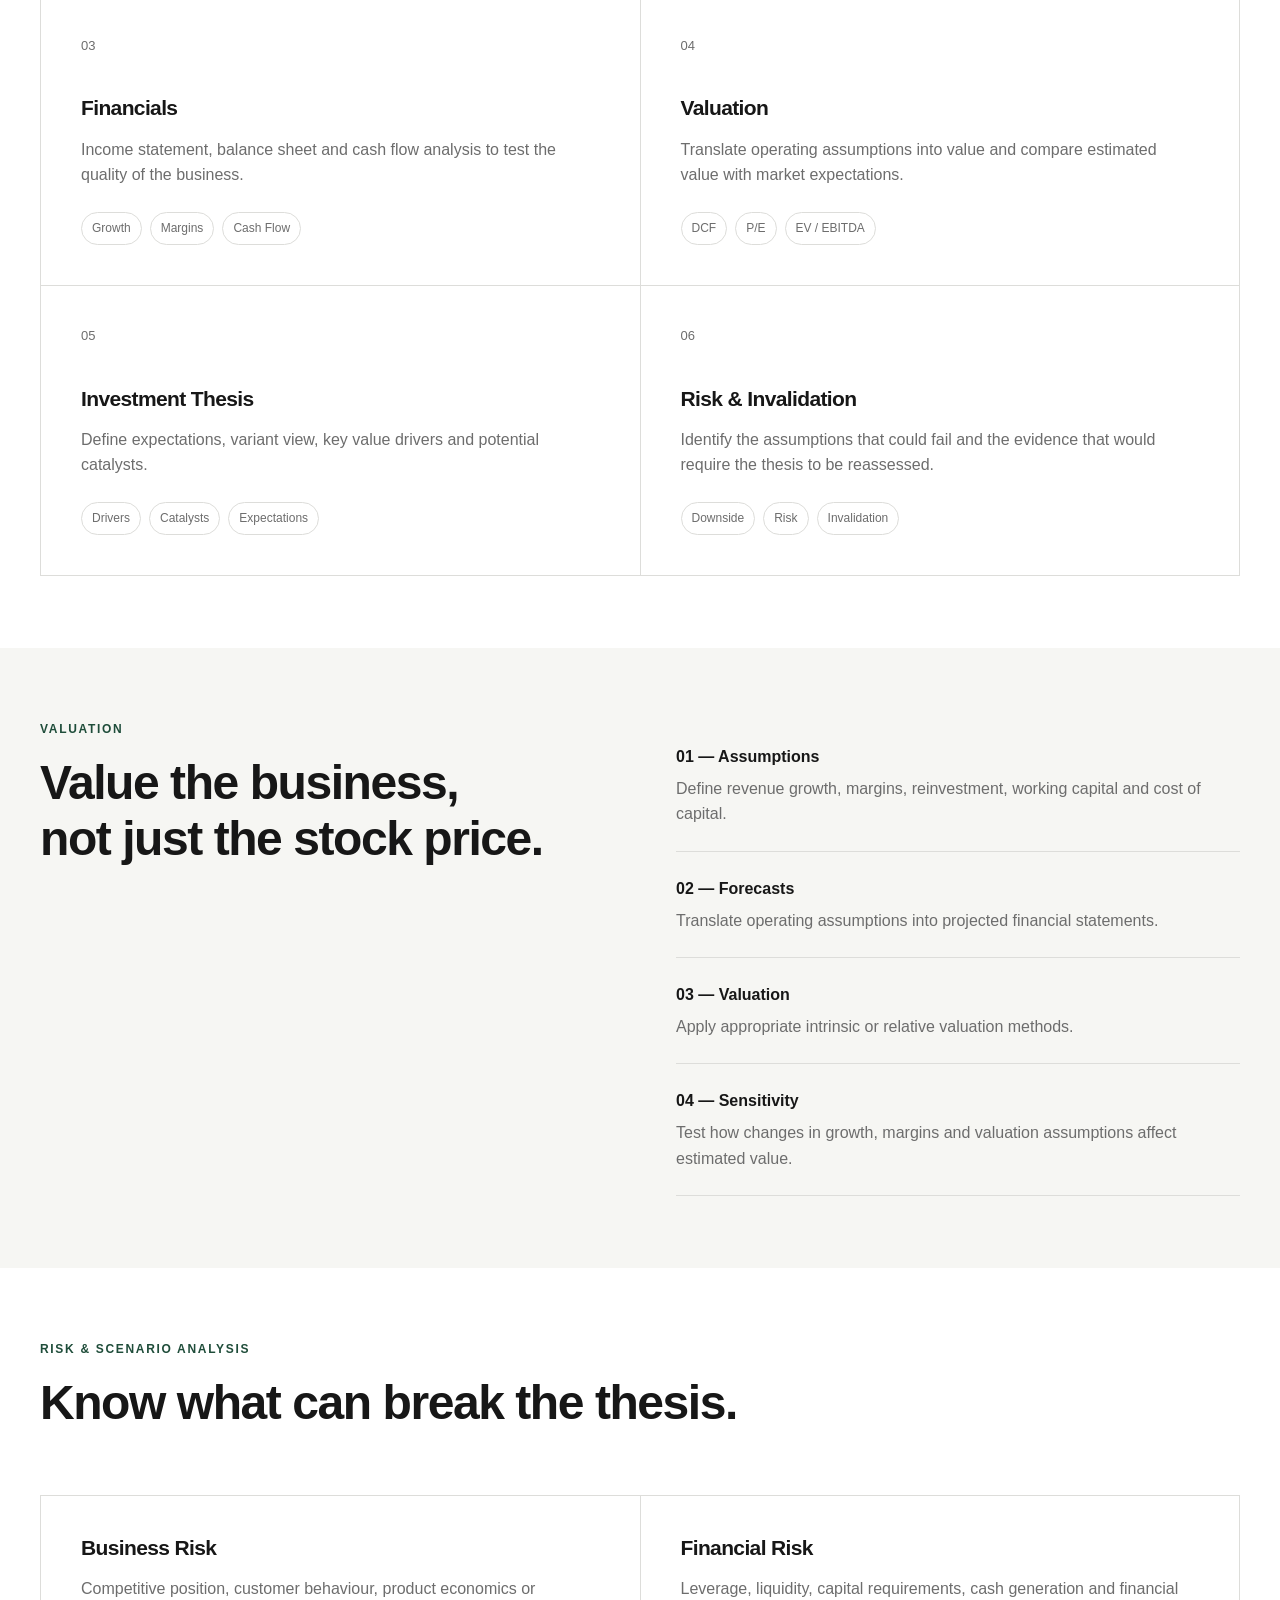
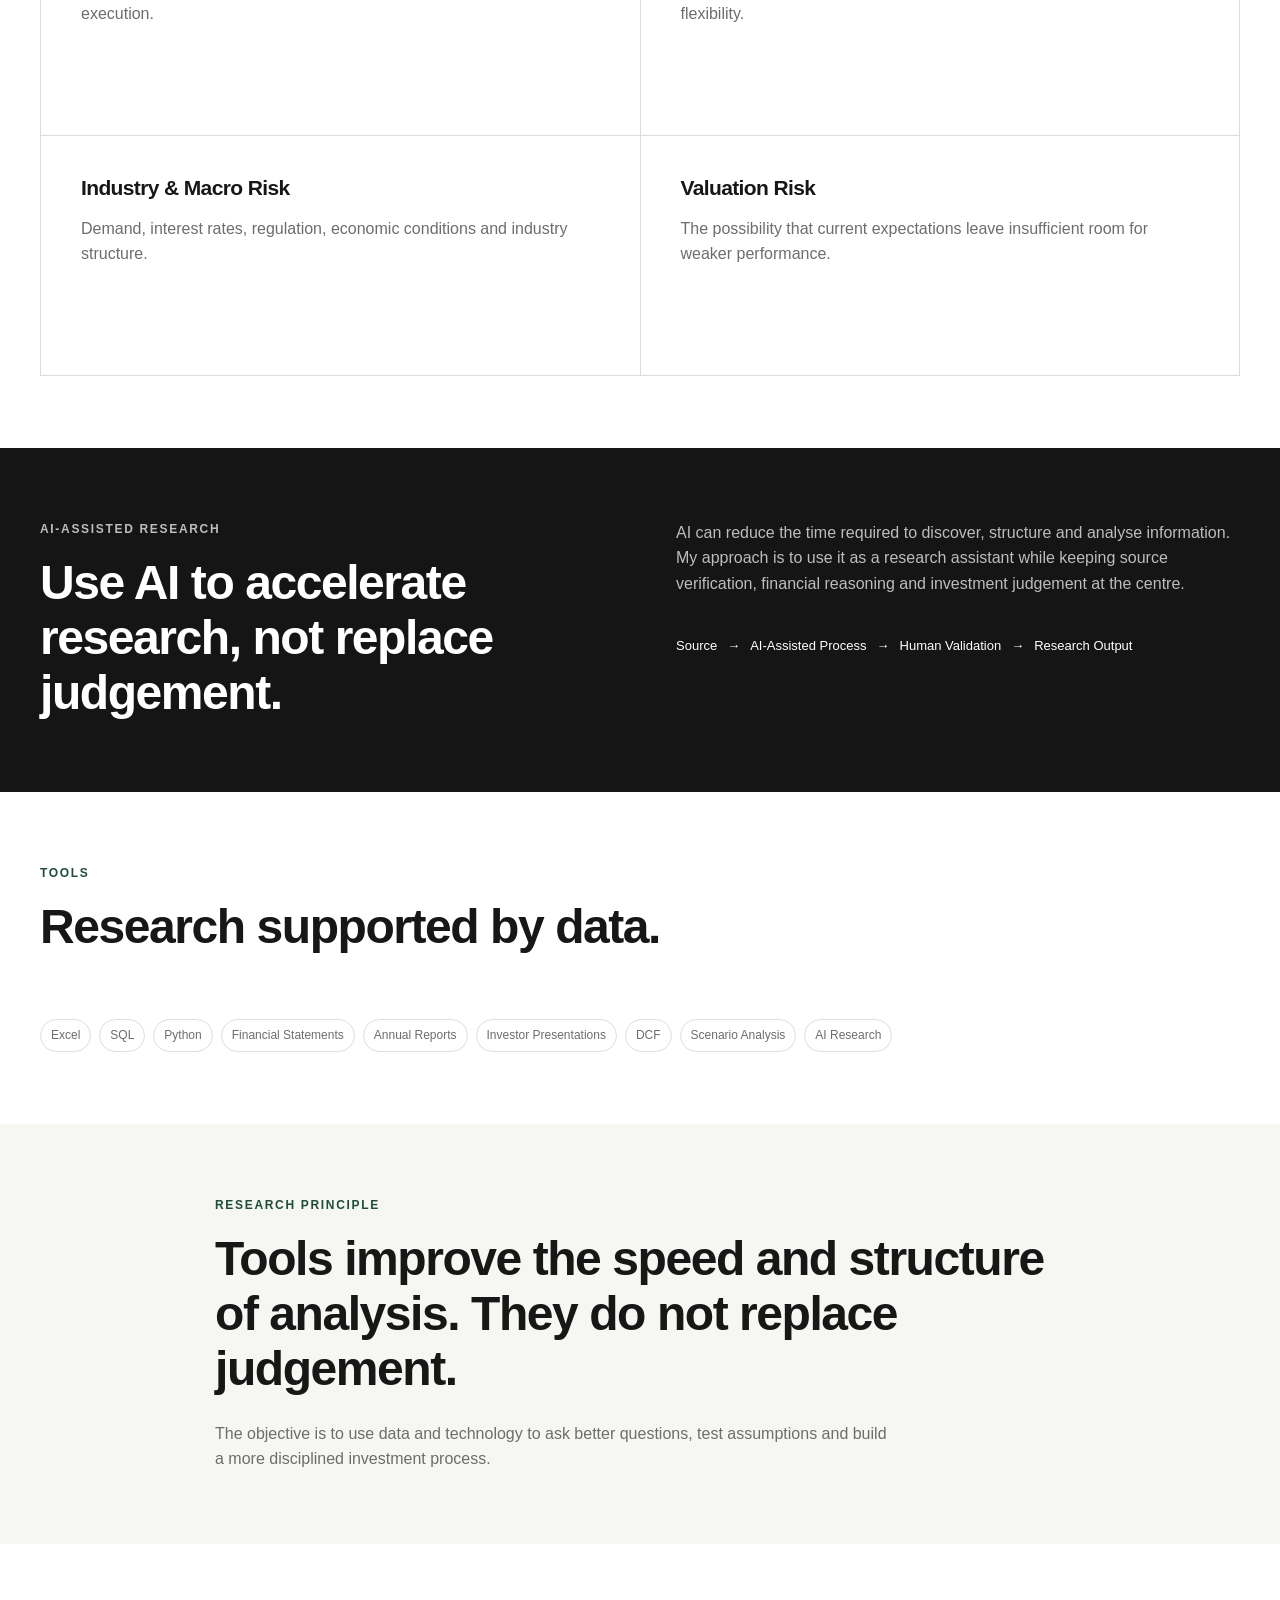
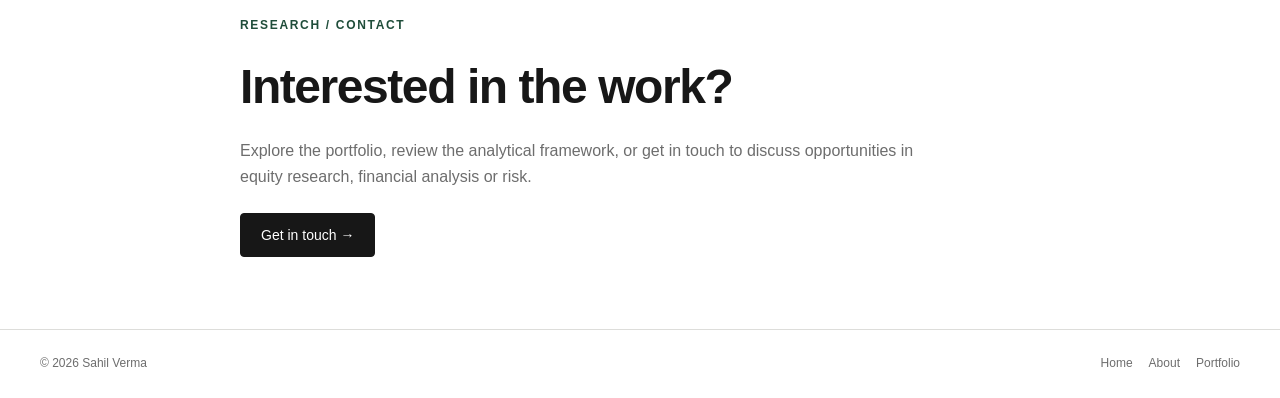
<file: research.html>
<!doctype html>
<html lang="en">
  <head>
    <meta charset="UTF-8" />
    <meta name="viewport" content="width=device-width, initial-scale=1.0" />

    <title>Research Methodology | Sahil Verma</title>

    <meta
      name="description"
      content="Sahil Verma's framework for equity research, financial analysis, valuation and risk assessment."
    />

    <link rel="stylesheet" href="assets/css/style.css" />
  </head>

  <body>
    <!-- ==================== HEADER ==================== -->
    <header class="site-header">
      <div class="container nav">
        <a href="index.html" class="logo">SAHIL <span>VERMA</span> </a>

        <button class="nav-toggle" aria-label="Toggle navigation">
          <span></span>
          <span></span>
          <span></span>
        </button>

        <nav class="nav-menu">
          <a href="index.html">Home</a>
          <a href="model-portfolio.html">Portfolio</a>
          <a href="research.html" class="active">Research</a>
          <a href="about.html">About</a>
        </nav>
      </div>
    </header>

    <main>
      <!-- ==================== PAGE INTRO ==================== -->
      <section class="page-intro">
        <div class="container">
          <p class="eyebrow">RESEARCH & EQUITY ANALYSIS</p>

          <h1>
            Understanding businesses.<br />
            Valuing opportunities.
          </h1>

          <p>
            A structured approach to industry analysis, business quality,
            financial statements, valuation and risk — supported by data, models
            and AI-assisted research.
          </p>

          <div class="tags">
            <span>Fundamental Analysis</span>
            <span>Financial Analysis</span>
            <span>Valuation</span>
            <span>Risk Analysis</span>
          </div>
        </div>
      </section>

      <!-- ==================== RESEARCH PHILOSOPHY ==================== -->
      <section class="section">
        <div class="container">
          <div class="section-heading">
            <p class="eyebrow">RESEARCH PHILOSOPHY</p>
            <h2>Start with the business.<br />End with the thesis.</h2>

            <p>
              I approach equity research by combining business understanding,
              financial analysis, valuation and risk assessment rather than
              relying on a single metric or narrative.
            </p>
          </div>

          <div class="process-grid">
            <article class="process-card">
              <span>01</span>
              <h3>Understand the Business</h3>
              <p>
                Understand how the company makes money, where growth comes from
                and what could strengthen or weaken its competitive position.
              </p>
            </article>

            <article class="process-card">
              <span>02</span>
              <h3>Follow the Numbers</h3>
              <p>
                Use financial statements and operating metrics to test growth,
                profitability, cash generation and capital efficiency.
              </p>
            </article>

            <article class="process-card">
              <span>03</span>
              <h3>Value the Expectations</h3>
              <p>
                Understand the growth, margins and returns that the current
                valuation appears to assume.
              </p>
            </article>

            <article class="process-card">
              <span>04</span>
              <h3>Challenge the Thesis</h3>
              <p>
                Identify the assumptions that could invalidate the thesis and
                assess the potential downside.
              </p>
            </article>
          </div>
        </div>
      </section>

      <!-- ==================== RESEARCH PROCESS ==================== -->
      <section class="section section-muted">
        <div class="container">
          <div class="section-heading">
            <p class="eyebrow">RESEARCH PROCESS</p>
            <h2>From research question to investment view.</h2>
          </div>

          <div class="timeline">
            <article class="timeline-item">
              <div class="timeline-number">01</div>
              <div>
                <h3>Define the Question</h3>
                <p>
                  Start with a clear research question. What makes the company
                  interesting, what is changing and what needs to be understood?
                </p>
              </div>
            </article>

            <article class="timeline-item">
              <div class="timeline-number">02</div>
              <div>
                <h3>Research the Industry</h3>
                <p>
                  Map industry structure, growth drivers, competitive dynamics,
                  regulation and cyclicality.
                </p>
              </div>
            </article>

            <article class="timeline-item">
              <div class="timeline-number">03</div>
              <div>
                <h3>Understand the Business</h3>
                <p>
                  Break down the business model, revenue streams, customers,
                  products and competitive advantages.
                </p>
              </div>
            </article>

            <article class="timeline-item">
              <div class="timeline-number">04</div>
              <div>
                <h3>Analyze the Financials</h3>
                <p>
                  Examine historical growth, profitability, cash generation,
                  capital efficiency and leverage.
                </p>
              </div>
            </article>

            <article class="timeline-item">
              <div class="timeline-number">05</div>
              <div>
                <h3>Build the Valuation</h3>
                <p>
                  Translate operating assumptions into projected financials and
                  valuation.
                </p>
              </div>
            </article>

            <article class="timeline-item">
              <div class="timeline-number">06</div>
              <div>
                <h3>Stress-test the Thesis</h3>
                <p>
                  Challenge assumptions through downside scenarios, sensitivity
                  analysis and risk assessment.
                </p>
              </div>
            </article>

            <article class="timeline-item">
              <div class="timeline-number">07</div>
              <div>
                <h3>Form the Investment View</h3>
                <p>
                  Bring the evidence together into a concise thesis covering
                  opportunity, drivers, valuation and risks.
                </p>
              </div>
            </article>
          </div>
        </div>
      </section>

      <!-- ==================== ANALYSIS FRAMEWORK ==================== -->
      <section class="section">
        <div class="container">
          <div class="section-heading">
            <p class="eyebrow">ANALYSIS FRAMEWORK</p>
            <h2>How I analyse a company.</h2>
          </div>

          <div class="card-grid">
            <article class="card">
              <span class="card-number">01</span>
              <h3>Industry & Sector</h3>
              <p>
                Industry structure, growth drivers, competition, regulation and
                cyclicality.
              </p>
              <div class="tags">
                <span>Market Size</span>
                <span>Competition</span>
                <span>Growth</span>
              </div>
            </article>

            <article class="card">
              <span class="card-number">02</span>
              <h3>Business Quality</h3>
              <p>
                Business model, unit economics, competitive advantage, pricing
                power and capital efficiency.
              </p>
              <div class="tags">
                <span>Moat</span>
                <span>ROCE</span>
                <span>Pricing Power</span>
              </div>
            </article>

            <article class="card">
              <span class="card-number">03</span>
              <h3>Financials</h3>
              <p>
                Income statement, balance sheet and cash flow analysis to test
                the quality of the business.
              </p>
              <div class="tags">
                <span>Growth</span>
                <span>Margins</span>
                <span>Cash Flow</span>
              </div>
            </article>

            <article class="card">
              <span class="card-number">04</span>
              <h3>Valuation</h3>
              <p>
                Translate operating assumptions into value and compare estimated
                value with market expectations.
              </p>
              <div class="tags">
                <span>DCF</span>
                <span>P/E</span>
                <span>EV / EBITDA</span>
              </div>
            </article>

            <article class="card">
              <span class="card-number">05</span>
              <h3>Investment Thesis</h3>
              <p>
                Define expectations, variant view, key value drivers and
                potential catalysts.
              </p>
              <div class="tags">
                <span>Drivers</span>
                <span>Catalysts</span>
                <span>Expectations</span>
              </div>
            </article>

            <article class="card">
              <span class="card-number">06</span>
              <h3>Risk & Invalidation</h3>
              <p>
                Identify the assumptions that could fail and the evidence that
                would require the thesis to be reassessed.
              </p>
              <div class="tags">
                <span>Downside</span>
                <span>Risk</span>
                <span>Invalidation</span>
              </div>
            </article>
          </div>
        </div>
      </section>

      <!-- ==================== VALUATION ==================== -->
      <section class="section section-muted">
        <div class="container split">
          <div>
            <p class="eyebrow">VALUATION</p>
            <h2>Value the business,<br />not just the stock price.</h2>
          </div>

          <div>
            <div class="mini-block">
              <strong>01 — Assumptions</strong>
              <p>
                Define revenue growth, margins, reinvestment, working capital
                and cost of capital.
              </p>
            </div>

            <div class="mini-block">
              <strong>02 — Forecasts</strong>
              <p>
                Translate operating assumptions into projected financial
                statements.
              </p>
            </div>

            <div class="mini-block">
              <strong>03 — Valuation</strong>
              <p>Apply appropriate intrinsic or relative valuation methods.</p>
            </div>

            <div class="mini-block">
              <strong>04 — Sensitivity</strong>
              <p>
                Test how changes in growth, margins and valuation assumptions
                affect estimated value.
              </p>
            </div>
          </div>
        </div>
      </section>

      <!-- ==================== RISK ==================== -->
      <section class="section">
        <div class="container">
          <div class="section-heading">
            <p class="eyebrow">RISK & SCENARIO ANALYSIS</p>
            <h2>Know what can break the thesis.</h2>
          </div>

          <div class="card-grid">
            <article class="card">
              <h3>Business Risk</h3>
              <p>
                Competitive position, customer behaviour, product economics or
                execution.
              </p>
            </article>

            <article class="card">
              <h3>Financial Risk</h3>
              <p>
                Leverage, liquidity, capital requirements, cash generation and
                financial flexibility.
              </p>
            </article>

            <article class="card">
              <h3>Industry & Macro Risk</h3>
              <p>
                Demand, interest rates, regulation, economic conditions and
                industry structure.
              </p>
            </article>

            <article class="card">
              <h3>Valuation Risk</h3>
              <p>
                The possibility that current expectations leave insufficient
                room for weaker performance.
              </p>
            </article>
          </div>
        </div>
      </section>

      <!-- ==================== AI RESEARCH ==================== -->
      <section class="section section-dark">
        <div class="container split">
          <div>
            <p class="eyebrow">AI-ASSISTED RESEARCH</p>

            <h2>Use AI to accelerate research, not replace judgement.</h2>
          </div>

          <div>
            <p>
              AI can reduce the time required to discover, structure and analyse
              information. My approach is to use it as a research assistant
              while keeping source verification, financial reasoning and
              investment judgement at the centre.
            </p>

            <div class="process-line">
              <span>Source</span>
              <span>→</span>
              <span>AI-Assisted Process</span>
              <span>→</span>
              <span>Human Validation</span>
              <span>→</span>
              <span>Research Output</span>
            </div>
          </div>
        </div>
      </section>

      <!-- ==================== TOOLS ==================== -->
      <section class="section">
        <div class="container">
          <div class="section-heading">
            <p class="eyebrow">TOOLS</p>
            <h2>Research supported by data.</h2>
          </div>

          <div class="tags">
            <span>Excel</span>
            <span>SQL</span>
            <span>Python</span>
            <span>Financial Statements</span>
            <span>Annual Reports</span>
            <span>Investor Presentations</span>
            <span>DCF</span>
            <span>Scenario Analysis</span>
            <span>AI Research</span>
          </div>
        </div>
      </section>

      <!-- ==================== RESEARCH PRINCIPLE ==================== -->
      <section class="section section-muted">
        <div class="container note">
          <p class="eyebrow">RESEARCH PRINCIPLE</p>

          <h2>
            Tools improve the speed and structure of analysis. They do not
            replace judgement.
          </h2>

          <p>
            The objective is to use data and technology to ask better questions,
            test assumptions and build a more disciplined investment process.
          </p>
        </div>
      </section>

      <!-- ==================== CONTACT CTA ==================== -->
      <section class="section">
        <div class="container cta">
          <p class="eyebrow">RESEARCH / CONTACT</p>

          <h2>Interested in the work?</h2>

          <p>
            Explore the portfolio, review the analytical framework, or get in
            touch to discuss opportunities in equity research, financial
            analysis or risk.
          </p>

          <a href="about.html#contact" class="button button-primary">
            Get in touch →
          </a>
        </div>
      </section>
    </main>

    <!-- ==================== FOOTER ==================== -->
    <footer class="site-footer">
      <div class="container footer-content">
        <p>© <span id="year"></span> Sahil Verma</p>

        <div>
          <a href="index.html">Home</a>
          <a href="about.html">About</a>
          <a href="model_portfolio.html">Portfolio</a>
        </div>
      </div>
    </footer>

    <script src="js/main.js"></script>
  </body>
</html>
</file>
<file: assets/css/style.css>
/* =========================================================
   01 — DESIGN TOKENS
   Change the visual identity of the entire site here.
   ========================================================= */

:root {
  --bg: #ffffff;
  --surface: #f6f6f3;
  --surface-dark: #151515;

  --text: #171717;
  --muted: #6d6d6d;
  --border: #ddddda;

  --accent: #1f4d3a;

  --max-width: 1500px;

  --space-1: 8px;
  --space-2: 16px;
  --space-3: 24px;
  --space-4: 40px;
  --space-5: 64px;
  --space-6: 72px;

  --radius: 4px;
}

/* =========================================================
   02 — RESET
   ========================================================= */

* {
  box-sizing: border-box;
  margin: 0;
  padding: 0;
}

html {
  scroll-behavior: smooth;
}

body {
  background: var(--bg);
  color: var(--text);
  font-family: Arial, Helvetica, sans-serif;
  line-height: 1.6;
}

img {
  max-width: 100%;
  display: block;
}

a {
  color: inherit;
  text-decoration: none;
}

/* =========================================================
   03 — TYPOGRAPHY
   ========================================================= */

h1,
h2,
h3 {
  line-height: 1.15;
  font-weight: 600;
  letter-spacing: -0.03em;
}

h1 {
  font-size: clamp(42px, 6vw, 72px);
}

h2 {
  font-size: clamp(30px, 4vw, 48px);
}

h3 {
  font-size: 21px;
}

p {
  color: var(--muted);
  max-width: 680px;
}

.eyebrow {
  margin-bottom: var(--space-2);
  color: var(--accent);
  font-size: 12px;
  font-weight: 700;
  letter-spacing: 0.14em;
}

.card-label {
  margin-bottom: var(--space-2);
  color: var(--accent);
  font-size: 11px;
  font-weight: 700;
  letter-spacing: 0.12em;
}

/* =========================================================
   04 — LAYOUT
   ========================================================= */

.container {
  width: min(calc(100% - 80px), var(--max-width));
  margin-inline: auto;
}

.section {
  padding: var(--space-6) 0;
}

.section-muted {
  background: var(--surface);
}

.section-dark {
  background: var(--surface-dark);
  color: white;
}

.section-dark p {
  color: #bdbdbd;
}

.split {
  display: grid;
  grid-template-columns: 1fr 1fr;
  gap: var(--space-6);
}

.section-heading {
  margin-bottom: var(--space-5);
}

.section-heading h2 {
  margin-bottom: var(--space-2);
}

/* =========================================================
   05 — HEADER & NAVIGATION
   ========================================================= */

.site-header {
  position: sticky;
  top: 0;
  z-index: 100;

  background: rgba(255, 255, 255, 0.95);
  border-bottom: 1px solid var(--border);
}

.nav {
  min-height: 70px;

  display: flex;
  align-items: center;
  justify-content: space-between;
}

.logo {
  font-size: 15px;
  font-weight: 700;
  letter-spacing: 0.08em;
}

.logo span {
  color: var(--accent);
}

.nav-menu {
  display: flex;
  gap: var(--space-3);
}

.nav-menu a {
  padding: 8px 0;

  color: var(--muted);
  font-size: 14px;
}

.nav-menu a:hover,
.nav-menu a.active {
  color: var(--text);
}

.nav-toggle {
  display: none;

  border: 0;
  background: none;

  cursor: pointer;
}

.nav-toggle span {
  display: block;
  width: 24px;
  height: 2px;
  margin: 5px 0;

  background: var(--text);
}

/* =========================================================
   06 — HERO
   ========================================================= */

.hero {
  padding: 50px 0 30px;
}

.hero-grid {
  display: grid;
  grid-template-columns: 1.5fr 0.5fr;
  gap: var(--space-6);
  align-items: start;
}

.hero h1 {
  max-width: 850px;
  margin-bottom: var(--space-3);
}

.hero h1 span {
  color: var(--accent);
}

.hero-text {
  font-size: 18px;
}

.hero-actions {
  display: flex;
  gap: var(--space-2);
  margin-top: var(--space-4);
}

.hero-meta {
  display: grid;
  gap: var(--space-3);
  padding-top: 100px;
}

.stat {
  padding-top: var(--space-2);
  border-top: 1px solid var(--border);
}

.stat strong,
.stat span {
  display: block;
}

.stat strong {
  font-size: 22px;
}

.stat span {
  color: var(--muted);
  font-size: 13px;
}

/* =========================================================
   07 — PAGE INTRO
   ========================================================= */

.page-intro {
  padding: 45px 0 50px;
  border-bottom: 1px solid var(--border);
}

.page-intro h1 {
  max-width: 850px;
  margin-bottom: var(--space-3);
}

.page-intro p {
  font-size: 18px;
}

/* =========================================================
   08 — BUTTONS
   ========================================================= */

.button {
  display: inline-flex;
  align-items: center;
  justify-content: center;

  min-height: 44px;
  padding: 0 20px;

  border: 1px solid var(--text);
  border-radius: var(--radius);

  font-size: 14px;
}

.button-primary {
  background: var(--text);
  color: white;
}

.button-secondary {
  background: white;
}

.button-light {
  background: white;
  color: var(--text);
  border-color: white;
}

.button:hover {
  opacity: 0.8;
}

/* =========================================================
   09 — CARDS
   ========================================================= */

.card-grid {
  display: grid;
  grid-template-columns: repeat(2, 1fr);

  border-top: 1px solid var(--border);
  border-left: 1px solid var(--border);
}

.card {
  min-height: 240px;
  padding: var(--space-4);

  background: var(--bg);

  border-right: 1px solid var(--border);
  border-bottom: 1px solid var(--border);
}

.section-muted .card {
  background: white;
}

.card-number {
  display: block;
  margin-bottom: var(--space-4);

  color: var(--muted);
  font-size: 13px;
}

.card h3 {
  margin-bottom: var(--space-2);
}

.card p {
  margin-bottom: var(--space-3);
}

.card strong {
  font-size: 18px;
}

/* =========================================================
   10A — THREE COLUMN CARD GRID
   Used for selected work and portfolio frameworks.
   ========================================================= */

.card-grid--3 {
  grid-template-columns: repeat(3, 1fr);
}

/* =========================================================
   10 — PROCESS CARDS
   ========================================================= */

.process-grid {
  display: grid;
  grid-template-columns: repeat(4, 1fr);
  gap: 1px;

  background: var(--border);
  border: 1px solid var(--border);
}

.process-card {
  padding: var(--space-3);
  background: var(--bg);
}

.process-card > span {
  display: block;
  margin-bottom: var(--space-4);

  color: var(--accent);
  font-size: 13px;
  font-weight: 700;
}

.process-card h3 {
  margin-bottom: var(--space-2);
}

/* =========================================================
   11 — TAGS
   ========================================================= */

.tags {
  display: flex;
  flex-wrap: wrap;
  gap: 8px;
  margin-top: var(--space-0);
}

.tags span {
  padding: 6px 10px;

  border: 1px solid var(--border);
  border-radius: 120px;

  color: var(--muted);
  font-size: 12px;
}

/* =========================================================
   12 — LINKS
   ========================================================= */

.text-link {
  display: inline-block;

  color: var(--text);
  font-size: 14px;
  font-weight: 600;

  border-bottom: 1px solid var(--text);
}

.text-link:hover {
  color: var(--accent);
}

/* =========================================================
   13 — METRICS
   ========================================================= */

.metric-grid {
  display: grid;
  grid-template-columns: repeat(4, 1fr);
  gap: 1px;

  border: 1px solid var(--border);
  background: var(--border);
}

.metric {
  padding: var(--space-4);
  background: white;
}

.metric strong,
.metric span {
  display: block;
}

.metric strong {
  font-size: 32px;
}

.metric span {
  color: var(--muted);
  font-size: 13px;
}

/* =========================================================
   14 — ALLOCATION
   ========================================================= */

.allocation-list {
  border-top: 1px solid var(--border);
}

.allocation-row {
  display: flex;
  justify-content: space-between;
  gap: var(--space-3);

  padding: var(--space-3) 0;

  border-bottom: 1px solid var(--border);
}

.allocation-row div {
  display: flex;
  flex-direction: column;
}

.allocation-row span {
  color: var(--muted);
  font-size: 13px;
}

/* =========================================================
   15 — PRINCIPLES
   ========================================================= */

.principle-list {
  display: grid;
  gap: 0;

  border-top: 1px solid var(--border);
}

.principle-list > div {
  display: grid;
  grid-template-columns: 80px 1fr;
  gap: var(--space-3);

  padding: var(--space-3) 0;

  border-bottom: 1px solid var(--border);
}

.principle-list > div > span {
  color: var(--accent);
  font-weight: 700;
}

/* =========================================================
   16 — TABLE
   ========================================================= */

.table-wrapper {
  overflow-x: auto;
  border: 1px solid var(--border);
}

table {
  width: 100%;
  border-collapse: collapse;
  min-width: 700px;
  background: white;
}

th,
td {
  padding: 16px;
  text-align: left;
  border-bottom: 1px solid var(--border);
  font-size: 14px;
}

th {
  background: var(--surface);
  color: var(--muted);
  font-size: 11px;
  letter-spacing: 0.08em;
  text-transform: uppercase;
}

tr:last-child td {
  border-bottom: 0;
}

/* =========================================================
   17 — TIMELINE
   ========================================================= */

.timeline {
  border-top: 1px solid var(--border);
}

.timeline-item {
  display: grid;
  grid-template-columns: 80px 1fr;
  gap: var(--space-3);

  padding: var(--space-4) 0;

  border-bottom: 1px solid var(--border);
}

.timeline-number {
  color: var(--accent);
  font-weight: 700;
}

.timeline-item h3 {
  margin-bottom: var(--space-2);
}

/* =========================================================
   18 — SIMPLE LIST
   ========================================================= */

.simple-list {
  border-top: 1px solid var(--border);
}

.simple-list > div {
  display: flex;
  flex-direction: column;
  gap: 4px;

  padding: var(--space-3) 0;

  border-bottom: 1px solid var(--border);
}

.simple-list span {
  color: var(--muted);
}

/* =========================================================
   19 — CONTACT
   ========================================================= */

.contact-box {
  display: grid;
  grid-template-columns: 1fr 0.6fr;
  gap: var(--space-6);
}

.contact-links {
  display: flex;
  flex-direction: column;
  gap: var(--space-2);
}

.contact-links a {
  padding-bottom: var(--space-2);
  border-bottom: 1px solid var(--border);
  font-weight: 600;
}

/* =========================================================
   20 — NUMBER LIST
   ========================================================= */

.number-list {
  display: grid;
  gap: var(--space-2);
}

.number-list p {
  display: grid;
  grid-template-columns: 40px 1fr;
  gap: var(--space-2);
}

.number-list span {
  color: var(--accent);
  font-weight: 700;
}

/* =========================================================
   21 — MINI BLOCKS
   ========================================================= */

.mini-block {
  padding: var(--space-3) 0;
  border-bottom: 1px solid var(--border);
}

.mini-block strong {
  display: block;
  margin-bottom: 6px;
}

/* =========================================================
   22 — AI PROCESS LINE
   ========================================================= */

.process-line {
  display: flex;
  flex-wrap: wrap;
  gap: 10px;

  margin-top: var(--space-4);

  color: white;
  font-size: 13px;
}

/* =========================================================
   23 — NOTE / CALLOUT
   ========================================================= */

.note {
  max-width: 850px;
}

.note h2 {
  margin-bottom: var(--space-3);
}

.disclaimer {
  max-width: 800px;
}

/* =========================================================
   24 — CTA
   ========================================================= */

.cta {
  max-width: 800px;
}

.cta h2 {
  margin-bottom: var(--space-3);
}

.cta p {
  margin-bottom: var(--space-3);
}

/* =========================================================
   25 — FOOTER
   ========================================================= */

.site-footer {
  padding: var(--space-3) 0;

  border-top: 1px solid var(--border);
}

.footer-content {
  display: flex;
  justify-content: space-between;
  gap: var(--space-2);
}

.footer-content p {
  font-size: 12px;
}

.footer-content div {
  display: flex;
  gap: var(--space-2);
}

.footer-content a {
  color: var(--muted);
  font-size: 12px;
}

/* =========================================================
   26 — RESPONSIVE
   One responsive layer keeps the whole system predictable.
   ========================================================= */

@media (max-width: 800px) {
  .section {
    padding: var(--space-4) 0;
  }

  .hero {
    padding: 30px 0;
  }

  .hero-grid,
  .split,
  .contact-box {
    grid-template-columns: 1fr;
    gap: var(--space-2);
  }

  .card-grid,
  .process-grid {
    grid-template-columns: 1fr;
  }

  .metric-grid {
    grid-template-columns: repeat(2, 1fr);
  }

  .hero-meta {
    grid-template-columns: repeat(3, 1fr);
  }

  .nav-toggle {
    display: block;
  }

  .nav-menu {
    position: absolute;
    top: 60px;
    left: 0;
    right: 0;

    display: none;
    flex-direction: column;
    gap: 0;

    padding: 8px 15px;

    background: white;
    border-bottom: 1px solid var(--border);
  }

  .nav-menu.open {
    display: flex;
  }

  .nav-menu a {
    padding: 14px 0;
    border-bottom: 1px solid var(--border);
  }

  .nav-menu a:last-child {
    border-bottom: 0;
  }
}

@media (max-width: 520px) {
  .container {
    width: min(calc(100% - 28px), var(--max-width));
  }

  h1 {
    font-size: 42px;
  }

  .hero-meta {
    grid-template-columns: 1fr;
  }

  .metric-grid {
    grid-template-columns: 1fr 1fr;
  }

  .hero-actions {
    flex-direction: column;
  }

  .button {
    width: 100%;
  }

  .footer-content {
    flex-direction: column;
  }

  .footer-content div {
    flex-wrap: wrap;
  }
}
</file>
